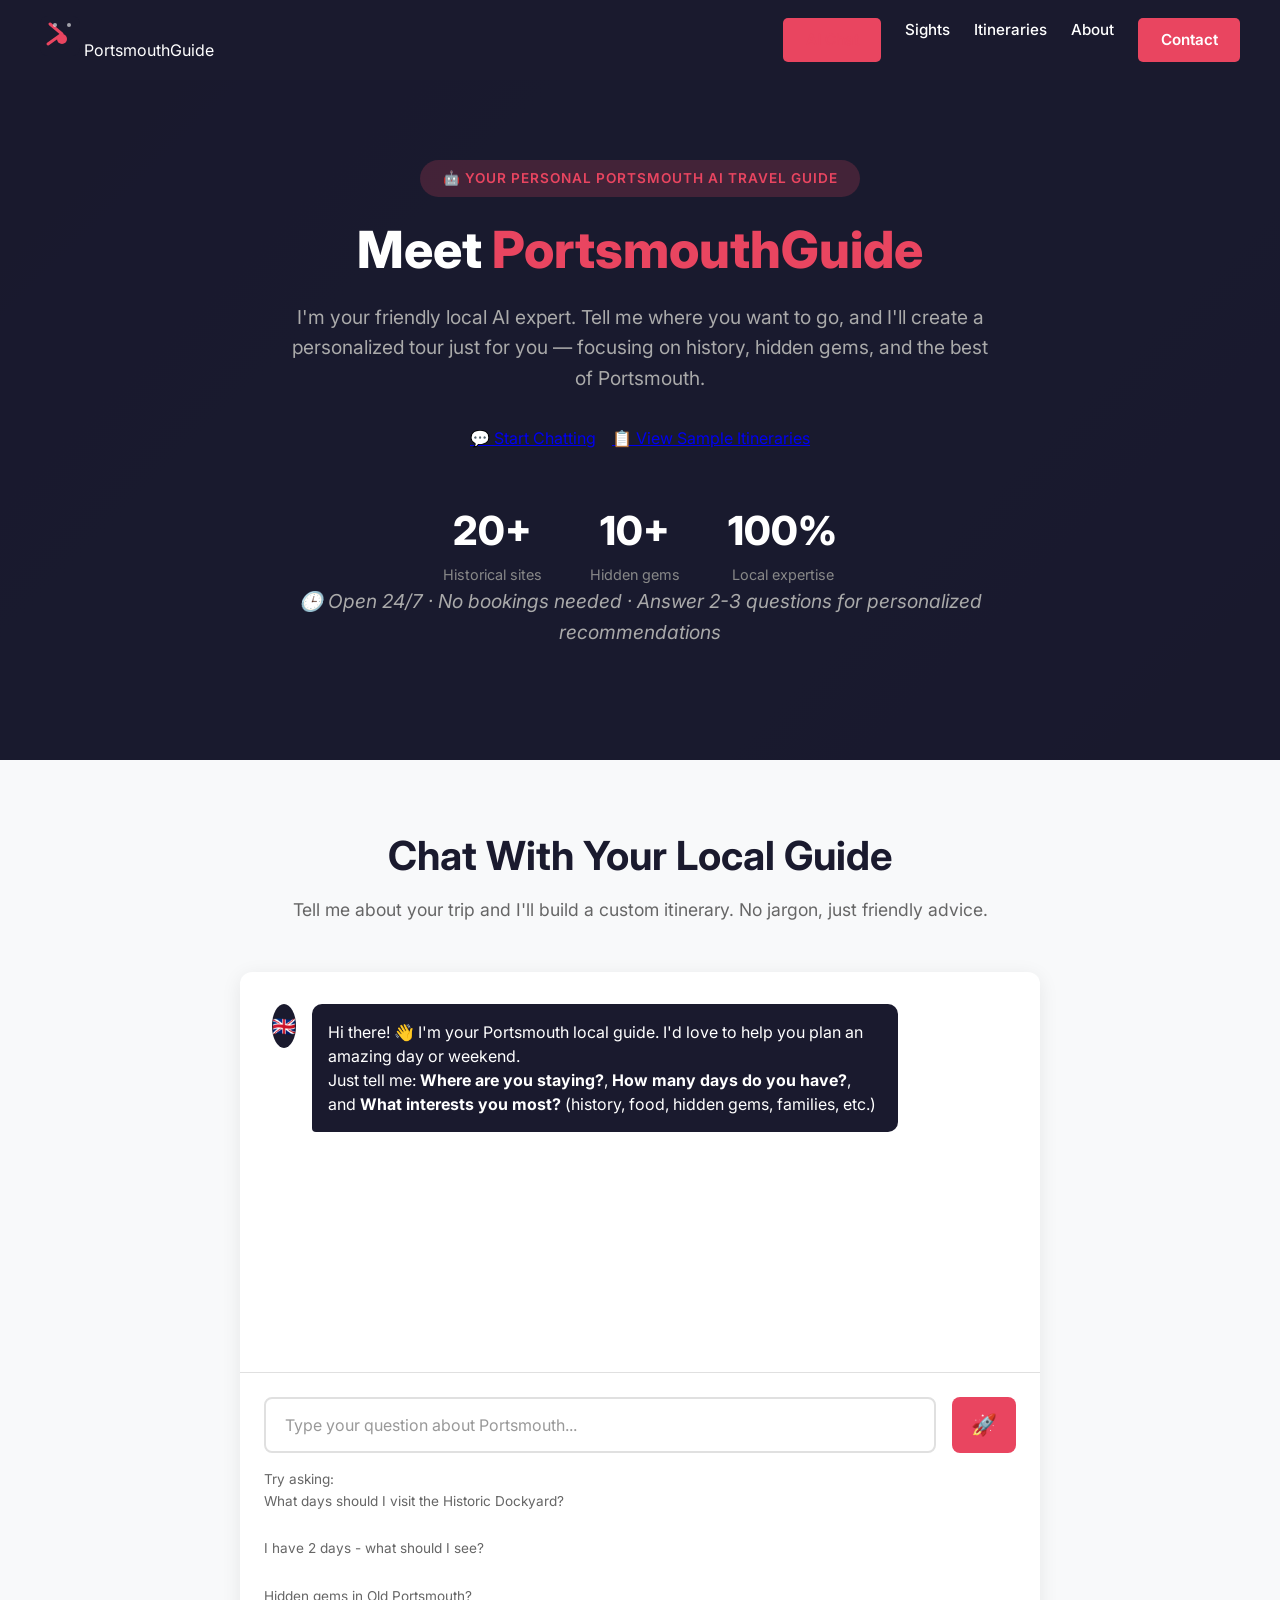
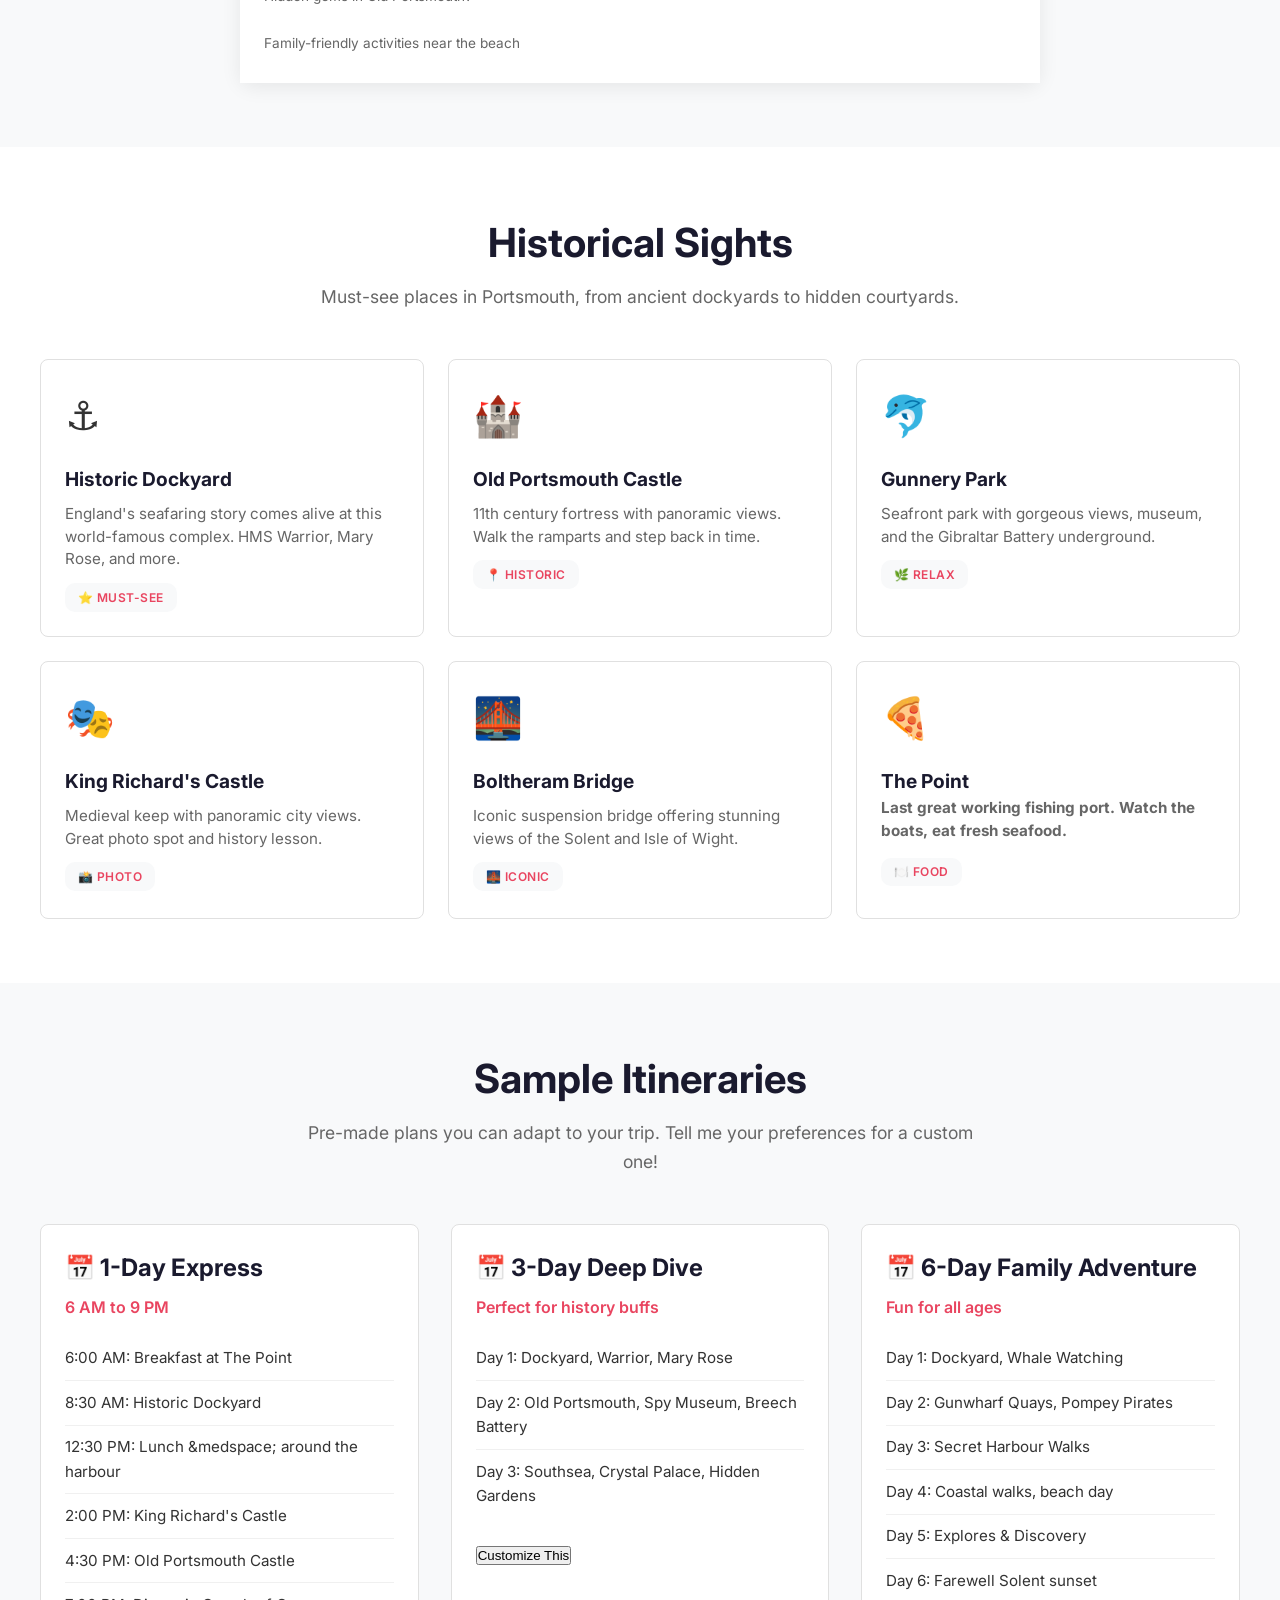
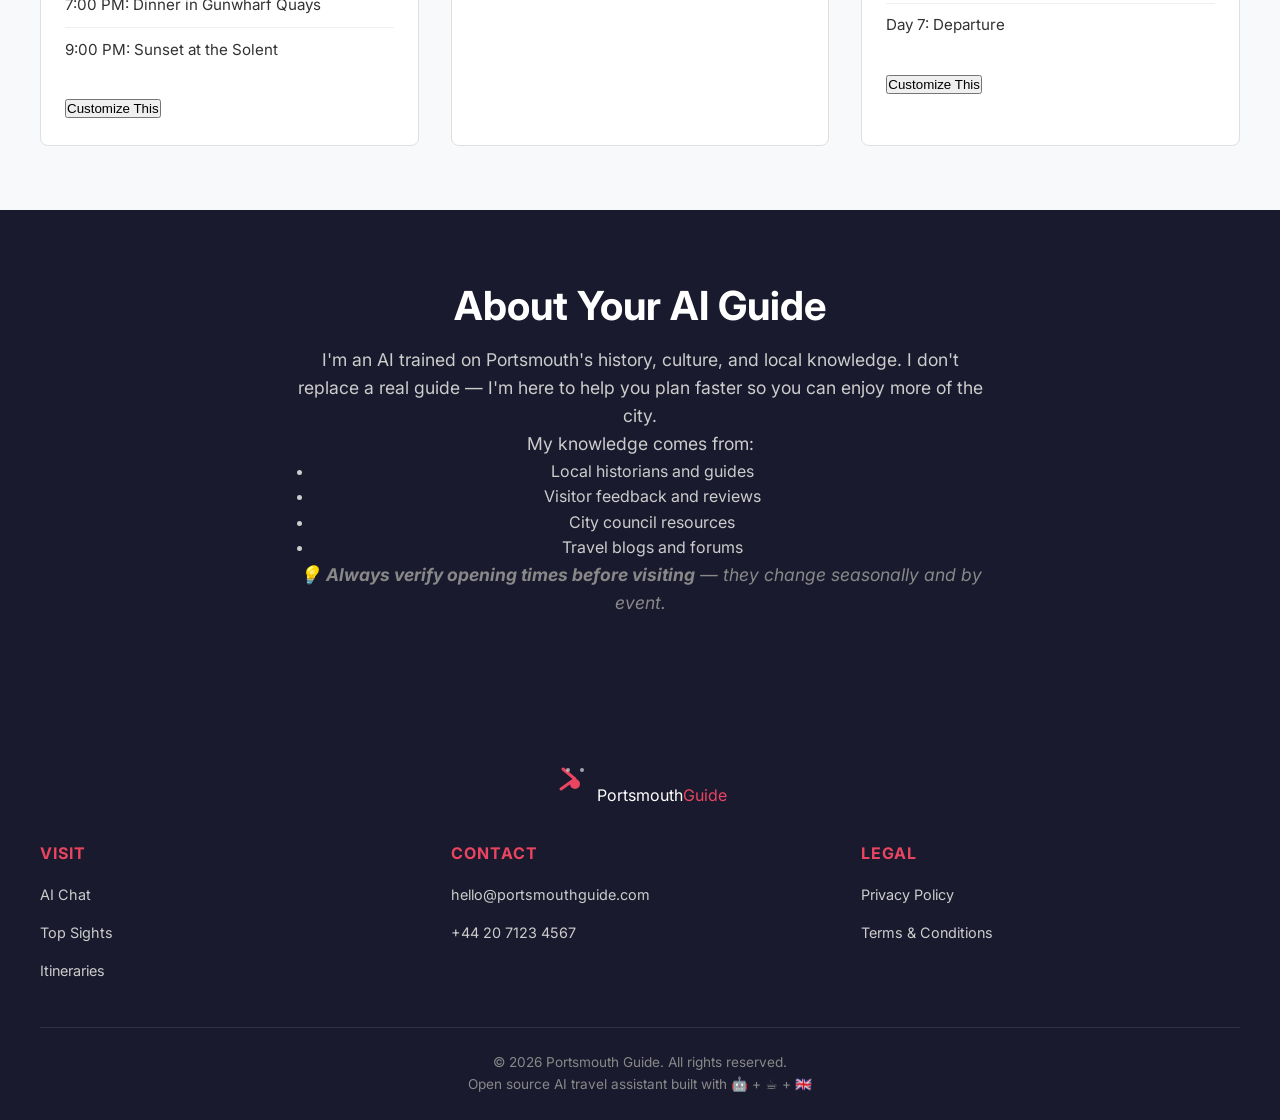
<file: index.html>
<!DOCTYPE html>
<html lang="en">
<head>
    <meta charset="UTF-8">
    <meta name="viewport" content="width=device-width, initial-scale=1.0">
    <title>Portsmouth Local AI Travel Guide</title>
    <meta name="description" content="Your friendly local AI travel guide for Portsmouth. Discover hidden gems and historical sites with personalized itineraries.">
    <meta name="viewport" content="width=device-width, initial-scale=1.0">
    <link rel="preconnect" href="https://fonts.googleapis.com">
    <link rel="preconnect" href="https://fonts.gstatic.com" crossorigin>
    <link href="https://fonts.googleapis.com/css2?family=Inter:wght@300;400;500;600;700;800&display=swap" rel="stylesheet">
    <link rel="stylesheet" href="style.css">
</head>
<body>
    <header>
        <nav class="navbar">
            <div class="container">
                <div class="nav-top">
                    <div class="logo">
                        <svg xmlns="http://www.w3.org/2000/svg" viewBox="0 0 40 40" width="40" height="40">
                            <rect width="40" height="40" rx="8" fill="#1a1a2e"/>
                            <path d="M10 8 L22 18 L8 28" stroke="#e94560" stroke-width="3" fill="none" stroke-linecap="round" stroke-linejoin="round"/>
                            <circle cx="22" cy="23" r="5" fill="#e94560"/>
                            <circle cx="15" cy="9" r="2" fill="#fff" opacity="0.6"/>
                            <circle cx="29" cy="9" r="2" fill="#fff" opacity="0.6"/>
                        </svg>
                        <span>Portsmouth<span class="highlight">Guide</span></span>
                    </div>
                    <div class="nav-links">
                        <a href="#chat" class="btn-nav active">AI Chat</a>
                        <a href="#spots">Sights</a>
                        <a href="#itineraries">Itineraries</a>
                        <a href="#about">About</a>
                        <a href="#contact" class="btn-nav">Contact</a>
                    </div>
                </div>
                <div class="mobile-menu" id="mobileMenu">
                    <div class="mobile-links">
                        <a href="#chat" class="btn-nav active">AI Chat</a>
                        <a href="#spots">Sights</a>
                        <a href="#itineraries">Itineraries</a>
                        <a href="#about">About</a>
                        <a href="#contact" class="btn-nav mobile-btn">Contact</a>
                    </div>
                </div>
            </div>
        </nav>
    </header>

    <main>
        <!-- Hero Section -->
        <section class="hero">
            <div class="hero-overlay"></div>
            <div class="hero-content">
                <span class="hero-badge">🤖 Your Personal Portsmouth AI Travel Guide</span>
                <h1>Meet <span class="highlight">PortsmouthGuide</span></h1>
                <p>I'm your friendly local AI expert. Tell me where you want to go, and I'll create a personalized tour just for you — focusing on history, hidden gems, and the best of Portsmouth.</p>
                <div class="hero-actions">
                    <a href="#chat" class="btn btn-primary">
                        <span class="btn-icon">💬</span> Start Chatting
                    </a>
                    <a href="#itineraries" class="btn btn-outline">
                        <span class="btn-icon">📋</span> View Sample Itineraries
                    </a>
                </div>
                <div class="hero-stats">
                    <div class="stat">
                        <span class="stat-number">20+</span>
                        <span class="stat-label">Historical sites</span>
                    </div>
                    <div class="stat">
                        <span class="stat-number">10+</span>
                        <span class="stat-label">Hidden gems</span>
                    </div>
                    <div class="stat">
                        <span class="stat-number">100%</span>
                        <span class="stat-label">Local expertise</span>
                    </div>
                </div>
                <p class="hero-note">🕒 Open 24/7 · No bookings needed · Answer 2-3 questions for personalized recommendations</p>
            </div>
        </section>

        <!-- Chat Section -->
        <section class="chat-section" id="chat">
            <div class="container">
                <div class="section-title">
                    <h2>Chat With Your <span class="highlight">Local Guide</span></h2>
                    <p>Tell me about your trip and I'll build a custom itinerary. No jargon, just friendly advice.</p>
                </div>
                <div class="chat-container">
                    <div class="chat-messages" id="chatMessages">
                        <div class="msg bot">
                            <div class="msg-avatar">🇬🇧</div>
                            <div class="msg-content">
                                <p>Hi there! 👋 I'm your Portsmouth local guide. I'd love to help you plan an amazing day or weekend.</p>
                                <p>Just tell me: <strong>Where are you staying?</strong>, <strong>How many days do you have?</strong>, and <strong>What interests you most?</strong> (history, food, hidden gems, families, etc.)</p>
                            </div>
                        </div>
                    </div>
                    <div class="chat-input-area">
                        <form id="chatForm">
                            <div class="input-wrapper">
                                <input type="text" id="chatInput" placeholder="Type your question about Portsmouth..." autocomplete="off">
                                <button type="submit" class="btn-send">
                                    <span class="btn-icon">🚀</span>
                                </button>
                            </div>
                            <div class="input-hints">
                                <span>Try asking:</span><br>
                                <span class="hint">What days should I visit the Historic Dockyard?</span><br>
                                <span class="hint">I have 2 days - what should I see?</span><br>
                                <span class="hint">Hidden gems in Old Portsmouth?</span><br>
                                <span class="hint">Family-friendly activities near the beach</span>
                            </div>
                        </form>
                    </div>
                </div>
            </div>
        </section>

        <!-- Sights Section -->
        <section class="sights" id="spots">
            <div class="container">
                <div class="section-title">
                    <h2>Historical <span class="highlight">Sights</span></h2>
                    <p>Must-see places in Portsmouth, from ancient dockyards to hidden courtyards.</p>
                </div>
                <div class="sights-grid">
                    <div class="sight-card">
                        <div class="sight-icon">⚓</div>
                        <h3>Historic Dockyard</h3>
                        <p>England's seafaring story comes alive at this world-famous complex. HMS Warrior, Mary Rose, and more.</p>
                        <span class="sight-type">⭐ Must-see</span>
                    </div>
                    <div class="sight-card">
                        <div class="sight-icon">🏰</div>
                        <h3>Old Portsmouth Castle</h3>
                        <p>11th century fortress with panoramic views. Walk the ramparts and step back in time.</p>
                        <span class="sight-type">📍 Historic</span>
                    </div>
                    <div class="sight-card">
                        <div class="sight-icon">🐬</div>
                        <h3>Gunnery Park</h3>
                        <p>Seafront park with gorgeous views, museum, and the Gibraltar Battery underground.</p>
                        <span class="sight-type">🌿 Relax</span>
                    </div>
                    <div class="sight-card">
                        <div class="sight-icon">🎭</div>
                        <h3>King Richard's Castle</h3>
                        <p>Medieval keep with panoramic city views. Great photo spot and history lesson.</p>
                        <span class="sight-type">📸 Photo</span>
                    </div>
                    <div class="sight-card">
                        <div class="sight-icon">🌉</div>
                        <h3>Boltheram Bridge</h3>
                        <p>Iconic suspension bridge offering stunning views of the Solent and Isle of Wight.</p>
                        <span class="sight-type">🌉 Iconic</span>
                    </div>
                    <div class="sight-card">
                        <div class="sight-icon">🍕</div>
                        <h3>The Point</li>
                        <p>Last great working fishing port. Watch the boats, eat fresh seafood.</p>
                        <span class="sight-type">🍽️ Food</span>
                    </div>
                </div>
            </div>
        </section>

        <!-- Itineraries Section -->
        <section class="itineraries" id="itineraries">
            <div class="container">
                <div class="section-title">
                    <h2>Sample <span class="highlight">Itineraries</span></h2>
                    <p>Pre-made plans you can adapt to your trip. Tell me your preferences for a custom one!</p>
                </div>
                <div class="itinerary-grid">
                    <div class="itinerary-card">
                        <h3>📅 1-Day Express</h3>
                        <p>6 AM to 9 PM</p>
                        <ul>
                            <li>6:00 AM: Breakfast at The Point</li>
                            <li>8:30 AM: Historic Dockyard</li>
                            <li>12:30 PM: Lunch &medspace; around the harbour</li>
                            <li>2:00 PM: King Richard's Castle</li>
                            <li>4:30 PM: Old Portsmouth Castle</li>
                            <li>7:00 PM: Dinner in Gunwharf Quays</li>
                            <li>9:00 PM: Sunset at the Solent</li>
                        </ul>
                        <button class="btn btn-outline">Customize This</button>
                    </div>
                    <div class="itinerary-card">
                        <h3>📅 3-Day Deep Dive</h3>
                        <p>Perfect for history buffs</p>
                        <ul>
                            <li>Day 1: Dockyard, Warrior, Mary Rose</li>
                            <li>Day 2: Old Portsmouth, Spy Museum, Breech Battery</li>
                            <li>Day 3: Southsea, Crystal Palace, Hidden Gardens</li>
                        </ul>
                        <button class="btn btn-outline">Customize This</button>
                    </div>
                    <div class="itinerary-card">
                        <h3>📅 6-Day Family Adventure</h3>
                        <p>Fun for all ages</p>
                        <ul>
                            <li>Day 1: Dockyard, Whale Watching</li>
                            <li>Day 2: Gunwharf Quays, Pompey Pirates</li>
                            <li>Day 3: Secret Harbour Walks</li>
                            <li>Day 4: Coastal walks, beach day</li>
                            <li>Day 5: Explores &amp; Discovery</li>
                            <li>Day 6: Farewell Solent sunset</li>
                            <li>Day 7: Departure</li>
                        </ul>
                        <button class="btn btn-outline">Customize This</button>
                    </div>
                </div>
            </div>
        </section>

        <!-- About Section -->
        <section class="about" id="about">
            <div class="container">
                <div class="section-title">
                    <h2>About Your <span class="highlight">AI Guide</span></h2>
                    <p>I'm an AI trained on Portsmouth's history, culture, and local knowledge. I don't replace a real guide — I'm here to help you plan faster so you can enjoy more of the city.</p>
                    <p>My knowledge comes from:</p>
                    <ul>
                        <li>Local historians and guides</li>
                        <li>Visitor feedback and reviews</li>
                        <li>City council resources</li>
                        <li>Travel blogs and forums</li>
                    </ul>
                    <p class="note">💡 <strong>Always verify opening times before visiting</strong> — they change seasonally and by event.</p>
                </div>
            </div>
        </section>
    </main>

    <footer>
        <div class="footer-content">
            <div class="footer-logo">
                <svg xmlns="http://www.w3.org/2000/svg" viewBox="0 0 40 40" width="40" height="40">
                    <rect width="40" height="40" rx="8" fill="#1a1a2e"/>
                    <path d="M10 8 L22 18 L8 28" stroke="#e94560" stroke-width="3" fill="none" stroke-linecap="round" stroke-linejoin="round"/>
                    <circle cx="22" cy="23" r="5" fill="#e94560"/>
                    <circle cx="15" cy="9" r="2" fill="#fff" opacity="0.6"/>
                    <circle cx="29" cy="9" r="2" fill="#fff" opacity="0.6"/>
                </svg>
                <span>Portsmouth<span class="highlight">Guide</span></span>
            </div>
            <div class="footer-links">
                <div class="footer-column">
                    <h4>Visit</h4>
                    <ul>
                        <li><a href="#chat">AI Chat</a></li>
                        <li><a href="#spots">Top Sights</a></li>
                        <li><a href="#itineraries">Itineraries</a></li>
                    </ul>
                </div>
                <div class="footer-column">
                    <h4>Contact</h4>
                    <ul>
                        <li><a href="mailto:hello@portsmouthguide.com">hello@portsmouthguide.com</a></li>
                        <li><a href="tel:+442071234567">+44 20 7123 4567</a></li>
                    </ul>
                </div>
                <div class="footer-column">
                    <h4>Legal</h4>
                    <ul>
                        <li><a href="#">Privacy Policy</a></li>
                        <li><a href="#">Terms &amp; Conditions</a></li>
                    </ul>
                </div>
            </div>
            <div class="footer-bottom">
                <p>&copy; 2026 Portsmouth Guide. All rights reserved.</p>
                <p>Open source AI travel assistant built with 🤖 + ☕ + 🇬🇧</p>
            </div>
        </div>
    </footer>

    <script src="script.js"></script>
</body>
</html>
</file>
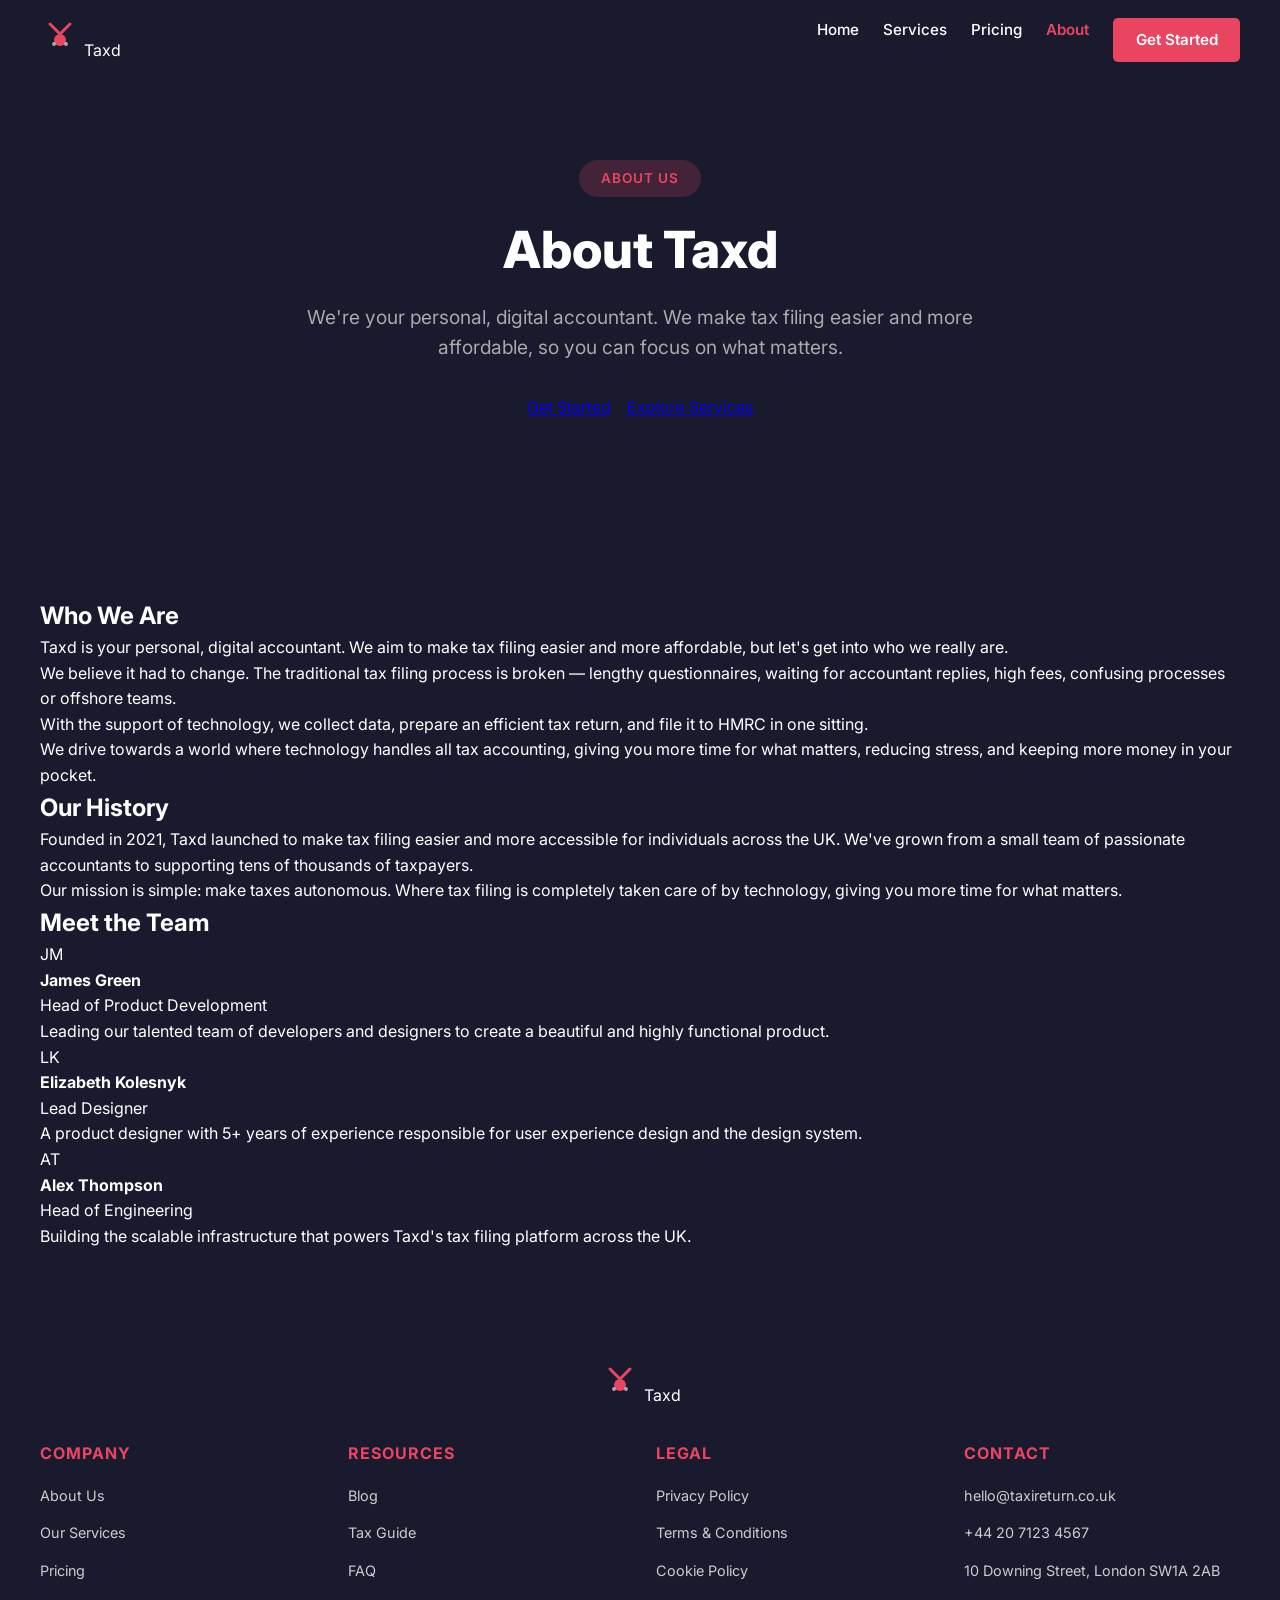
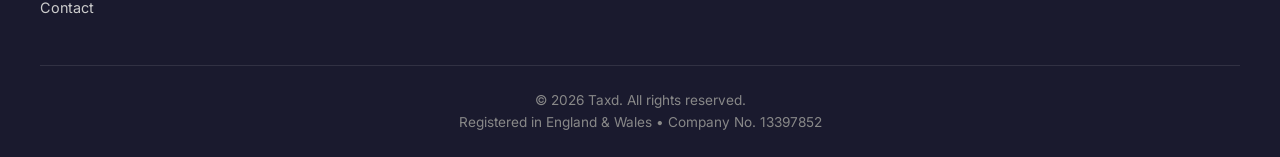
<file: about.html>
<!DOCTYPE html>
<html lang="en">
<head>
    <meta charset="UTF-8">
    <meta name="viewport" content="width=device-width, initial-scale=1.0">
    <title>About | Taxd</title>
    <meta name="description" content="Learn more about Taxd - affordable and easy UK tax filing for self-employed individuals.">
    <link rel="preconnect" href="https://fonts.googleapis.com">
    <link rel="preconnect" href="https://fonts.gstatic.com" crossorigin>
    <link href="https://fonts.googleapis.com/css2?family=Inter:wght@300;400;500;600;700;800&display=swap" rel="stylesheet">
    <link rel="stylesheet" href="style.css">
</head>
<body>
    <header>
        <nav class="navbar">
            <div class="container">
                <div class="nav-top">
                    <div class="logo">
                        <svg xmlns="http://www.w3.org/2000/svg" viewBox="0 0 40 40" width="40" height="40">
                            <rect width="40" height="40" rx="8" fill="#1a1a2e"/>
                            <path d="M10 8 L20 18 L30 8" stroke="#e94560" stroke-width="3" fill="none" stroke-linecap="round" stroke-linejoin="round"/>
                            <circle cx="20" cy="24" r="6" fill="#e94560"/>
                            <circle cx="14" cy="28" r="2" fill="#fff" opacity="0.6"/>
                            <circle cx="26" cy="28" r="2" fill="#fff" opacity="0.6"/>
                        </svg>
                        <span>Taxd</span>
                    </div>
                    <div class="nav-links">
                        <a href="index.html">Home</a>
                        <a href="services.html">Services</a>
                        <a href="pricing.html">Pricing</a>
                        <a href="about.html" class="active">About</a>
                        <a href="contact.html" class="btn-nav">Get Started</a>
                    </div>
                </div>
                <div class="mobile-menu" id="mobileMenu">
                    <div class="mobile-links">
                        <a href="index.html">Home</a>
                        <a href="services.html">Services</a>
                        <a href="pricing.html">Pricing</a>
                        <a href="about.html" class="active">About</a>
                        <a href="contact.html" class="btn-nav mobile-btn">Get Started</a>
                    </div>
                </div>
            </div>
        </nav>
    </header>

    <main>
        <section class="hero">
            <div class="hero-overlay"></div>
            <div class="hero-content">
                <span class="hero-badge">About Us</span>
                <h1>About Taxd</h1>
                <p>We're your personal, digital accountant. We make tax filing easier and more affordable, so you can focus on what matters.</p>
                <div class="hero-actions">
                    <a href="contact.html" class="btn btn-primary">Get Started</a>
                    <a href="services.html" class="btn btn-outline">Explore Services</a>
                </div>
            </div>
        </section>

        <section class="about">
            <div class="container">
                <div class="about-content">
                    <div class="about-text">
                        <h2>Who We Are</h2>
                        <p>Taxd is your personal, digital accountant. We aim to make tax filing easier and more affordable, but let's get into who we really are.</p>
                        <p>We believe it had to change. The traditional tax filing process is broken — lengthy questionnaires, waiting for accountant replies, high fees, confusing processes or offshore teams.</p>
                        <p>With the support of technology, we collect data, prepare an efficient tax return, and file it to HMRC in one sitting.</p>
                        <p>We drive towards a world where technology handles all tax accounting, giving you more time for what matters, reducing stress, and keeping more money in your pocket.</p>
                    </div>
                    <div class="about-story">
                        <h2>Our History</h2>
                        <p>Founded in 2021, Taxd launched to make tax filing easier and more accessible for individuals across the UK. We've grown from a small team of passionate accountants to supporting tens of thousands of taxpayers.</p>
                        <p>Our mission is simple: make taxes autonomous. Where tax filing is completely taken care of by technology, giving you more time for what matters.</p>
                    </div>
                </div>
                <div class="about-team">
                    <h2>Meet the Team</h2>
                    <div class="team-grid">
                        <div class="team-member">
                            <div class="team-avatar">JM</div>
                            <h4>James Green</h4>
                            <p>Head of Product Development</p>
                            <p>Leading our talented team of developers and designers to create a beautiful and highly functional product.</p>
                        </div>
                        <div class="team-member">
                            <div class="team-avatar">LK</div>
                            <h4>Elizabeth Kolesnyk</h4>
                            <p>Lead Designer</p>
                            <p>A product designer with 5+ years of experience responsible for user experience design and the design system.</p>
                        </div>
                        <div class="team-member">
                            <div class="team-avatar">AT</div>
                            <h4>Alex Thompson</h4>
                            <p>Head of Engineering</p>
                            <p>Building the scalable infrastructure that powers Taxd's tax filing platform across the UK.</p>
                        </div>
                    </div>
                </div>
            </div>
        </section>
    </main>

    <footer>
        <div class="footer-content">
            <div class="footer-logo">
                <svg xmlns="http://www.w3.org/2000/svg" viewBox="0 0 40 40" width="40" height="40">
                    <rect width="40" height="40" rx="8" fill="#1a1a2e"/>
                    <path d="M10 8 L20 18 L30 8" stroke="#e94560" stroke-width="3" fill="none" stroke-linecap="round" stroke-linejoin="round"/>
                    <circle cx="20" cy="24" r="6" fill="#e94560"/>
                    <circle cx="14" cy="28" r="2" fill="#fff" opacity="0.6"/>
                    <circle cx="26" cy="28" r="2" fill="#fff" opacity="0.6"/>
                </svg>
                <span>Taxd</span>
            </div>
            <div class="footer-links">
                <div class="footer-column">
                    <h4>Company</h4>
                    <ul>
                        <li><a href="about.html">About Us</a></li>
                        <li><a href="services.html">Our Services</a></li>
                        <li><a href="pricing.html">Pricing</a></li>
                        <li><a href="contact.html">Contact</a></li>
                    </ul>
                </div>
                <div class="footer-column">
                    <h4>Resources</h4>
                    <ul>
                        <li><a href="blog.html">Blog</a></li>
                        <li><a href="#">Tax Guide</a></li>
                        <li><a href="#">FAQ</a></li>
                    </ul>
                </div>
                <div class="footer-column">
                    <h4>Legal</h4>
                    <ul>
                        <li><a href="#">Privacy Policy</a></li>
                        <li><a href="#">Terms &amp; Conditions</a></li>
                        <li><a href="#">Cookie Policy</a></li>
                    </ul>
                </div>
                <div class="footer-column">
                    <h4>Contact</h4>
                    <ul class="contact-info">
                        <li><a href="mailto:hello@taxireturn.co.uk">hello@taxireturn.co.uk</a></li>
                        <li><a href="tel:+442071234567">+44 20 7123 4567</a></li>
                        <li><a href="#">10 Downing Street, London SW1A 2AB</a></li>
                    </ul>
                </div>
            </div>
            <div class="footer-bottom">
                <p>&copy; 2026 Taxd. All rights reserved.</p>
                <p>Registered in England &amp; Wales • Company No. 13397852</p>
            </div>
        </div>
    </footer>

    <script src="script.js"></script>
</body>
</html>
</file>
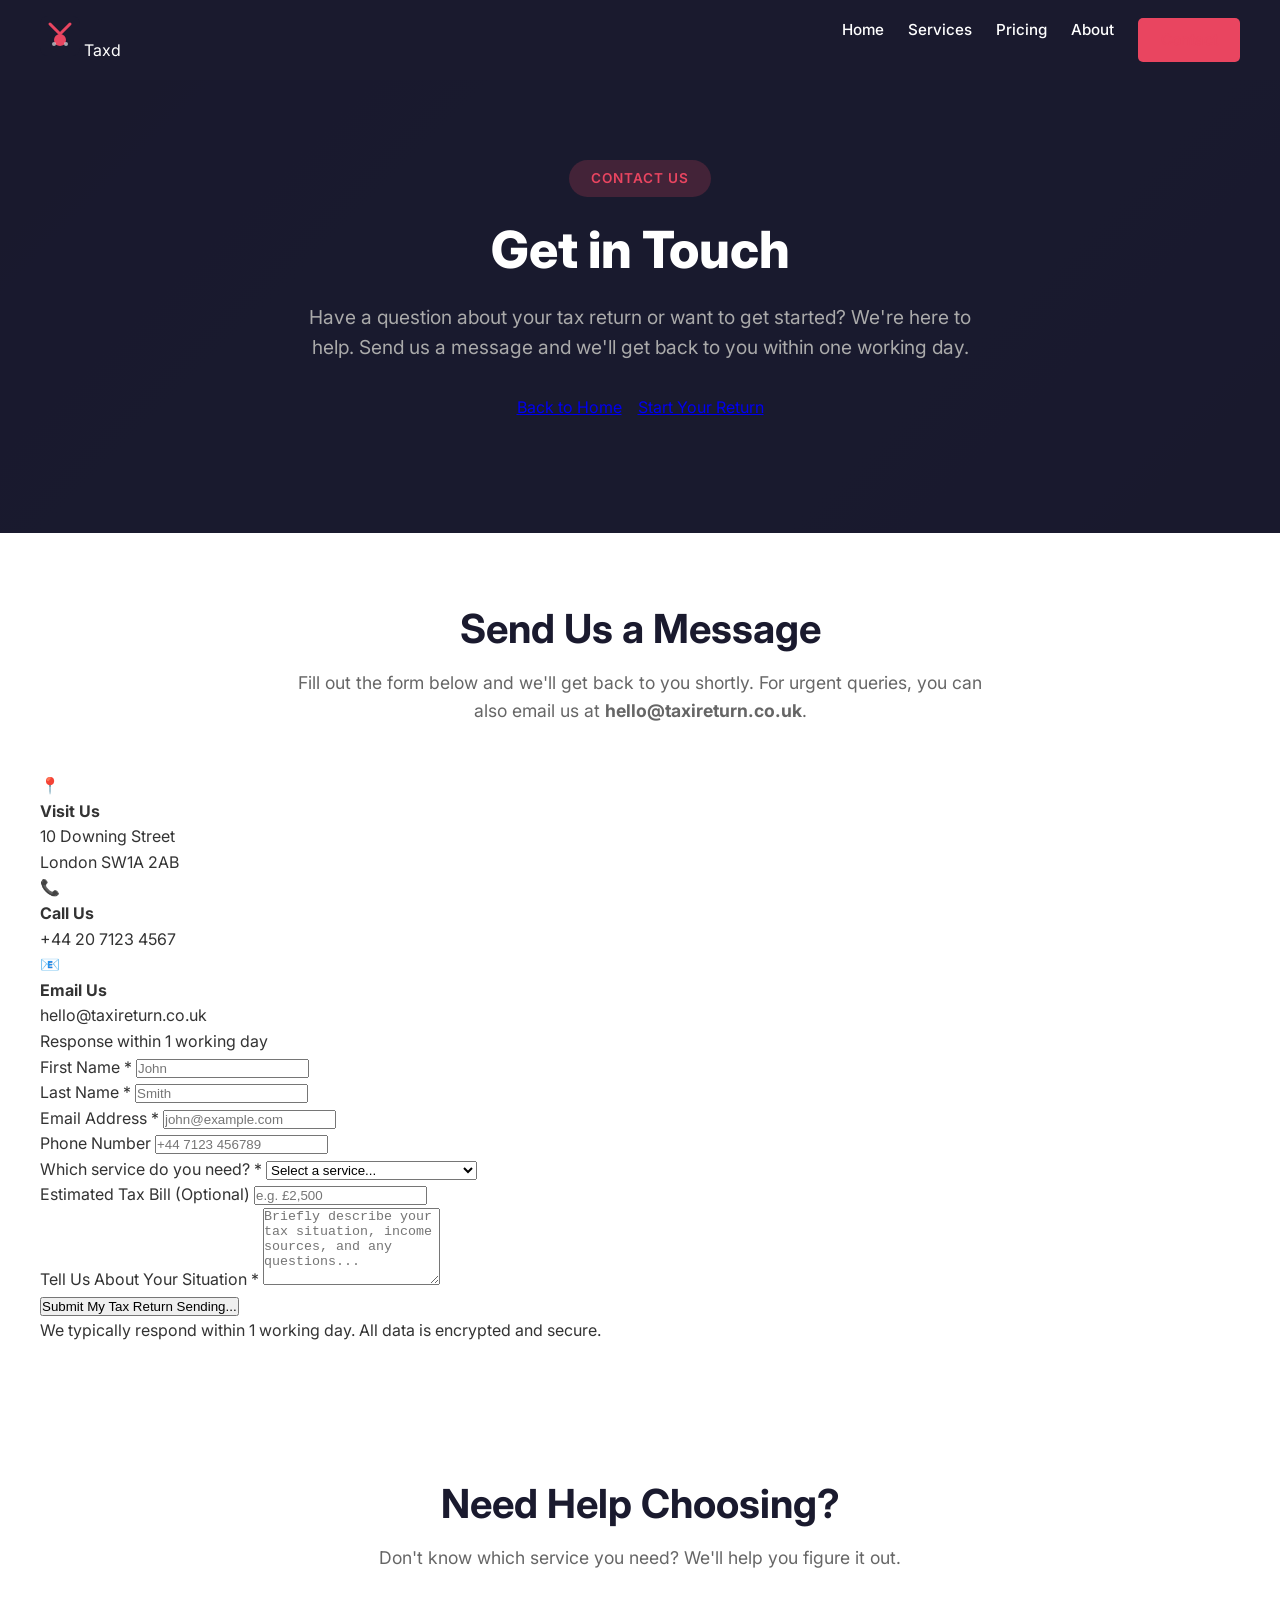
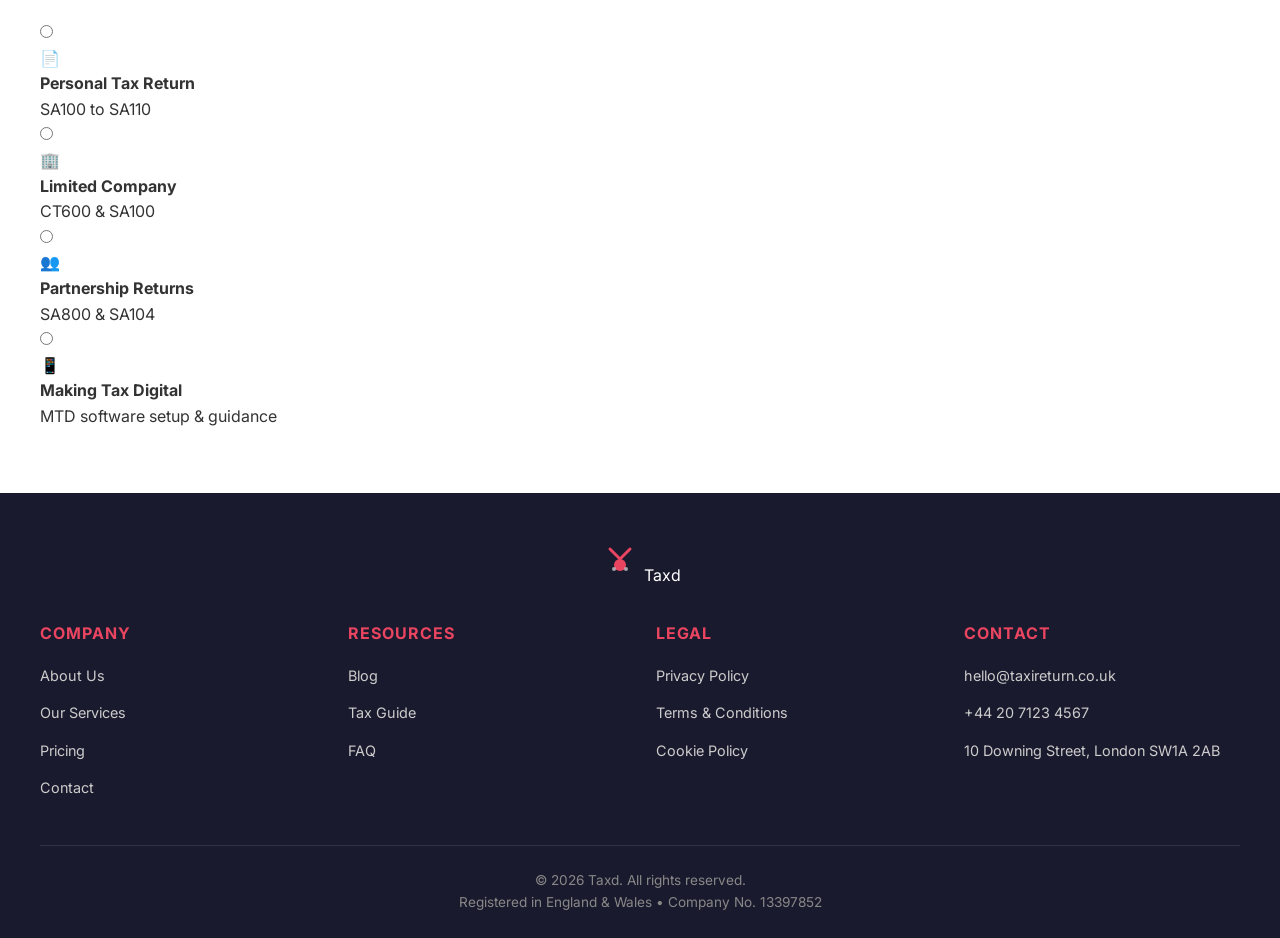
<file: contact.html>
<!DOCTYPE html>
<html lang="en">
<head>
    <meta charset="UTF-8">
    <meta name="viewport" content="width=device-width, initial-scale=1.0">
    <title>Contact | Taxd</title>
    <meta name="description" content="Get in touch with Taxd for your self-employed tax return needs.">
    <link rel="preconnect" href="https://fonts.googleapis.com">
    <link rel="preconnect" href="https://fonts.gstatic.com" crossorigin>
    <link href="https://fonts.googleapis.com/css2?family=Inter:wght@300;400;500;600;700;800&display=swap" rel="stylesheet">
    <link rel="stylesheet" href="style.css">
</head>
<body>
    <header>
        <nav class="navbar">
            <div class="container">
                <div class="nav-top">
                    <div class="logo">
                        <svg xmlns="http://www.w3.org/2000/svg" viewBox="0 0 40 40" width="40" height="40">
                            <rect width="40" height="40" rx="8" fill="#1a1a2e"/>
                            <path d="M10 8 L20 18 L30 8" stroke="#e94560" stroke-width="3" fill="none" stroke-linecap="round" stroke-linejoin="round"/>
                            <circle cx="20" cy="24" r="6" fill="#e94560"/>
                            <circle cx="14" cy="28" r="2" fill="#fff" opacity="0.6"/>
                            <circle cx="26" cy="28" r="2" fill="#fff" opacity="0.6"/>
                        </svg>
                        <span>Taxd</span>
                    </div>
                    <div class="nav-links">
                        <a href="index.html">Home</a>
                        <a href="services.html">Services</a>
                        <a href="pricing.html">Pricing</a>
                        <a href="about.html">About</a>
                        <a href="contact.html" class="btn-nav active">Contact</a>
                    </div>
                </div>
                <div class="mobile-menu" id="mobileMenu">
                    <div class="mobile-links">
                        <a href="index.html">Home</a>
                        <a href="services.html">Services</a>
                        <a href="pricing.html">Pricing</a>
                        <a href="about.html">About</a>
                        <a href="contact.html" class="btn-nav mobile-btn">Get Started</a>
                    </div>
                </div>
            </div>
        </nav>
    </header>

    <main>
        <section class="hero">
            <div class="hero-overlay"></div>
            <div class="hero-content">
                <span class="hero-badge">Contact Us</span>
                <h1>Get in Touch</h1>
                <p>Have a question about your tax return or want to get started? We're here to help. Send us a message and we'll get back to you within one working day.</p>
                <div class="hero-actions">
                    <a href="index.html" class="btn btn-outline">Back to Home</a>
                    <a href="#contact-form" class="btn btn-primary">Start Your Return</a>
                </div>
            </div>
        </section>

        <section class="contact" id="contact-form">
            <div class="container">
                <div class="section-title">
                    <h2>Send Us a Message</h2>
                    <p>Fill out the form below and we'll get back to you shortly. For urgent queries, you can also email us at <strong>hello@taxireturn.co.uk</strong>.</p>
                </div>

                <div class="contact-container">
                    <div class="contact-info">
                        <div class="info-card">
                            <div class="info-icon">📍</div>
                            <h4>Visit Us</h4>
                            <p>10 Downing Street<br>London SW1A 2AB</p>
                        </div>
                        <div class="info-card">
                            <div class="info-icon">📞</div>
                            <h4>Call Us</h4>
                            <p>+44 20 7123 4567</p>
                        </div>
                        <div class="info-card">
                            <div class="info-icon">📧</div>
                            <h4>Email Us</h4>
                            <p>hello@taxireturn.co.uk</p>
                            <p>Response within 1 working day</p>
                        </div>
                    </div>

                    <form class="contact-form" id="contactForm">
                        <div class="form-row">
                            <div class="form-group">
                                <label for="first_name">First Name *</label>
                                <input type="text" id="first_name" name="first_name" required placeholder="John">
                            </div>
                            <div class="form-group">
                                <label for="last_name">Last Name *</label>
                                <input type="text" id="last_name" name="last_name" required placeholder="Smith">
                            </div>
                        </div>

                        <div class="form-group">
                            <label for="email">Email Address *</label>
                            <input type="email" id="email" name="email" required placeholder="john@example.com">
                        </div>

                        <div class="form-group">
                            <label for="phone">Phone Number</label>
                            <input type="tel" id="phone" name="phone" placeholder="+44 7123 456789">
                        </div>

                        <div class="form-group">
                            <label for="service">Which service do you need? *</label>
                            <select id="service" name="service" required>
                                <option value="">Select a service...</option>
                                <option value="personal">Personal Tax Return (SA100)</option>
                                <option value="mtd">Making Tax Digital Setup</option>
                                <option value="company">Limited Company (CT600)</option>
                                <option value="partnership">Partnership Tax Return (SA800)</option>
                                <option value="landlord">Buy-to-Let / Rental Income</option>
                                <option value="expat">Non-Resident UK Income</option>
                                <option value="high-earner">High Earner / PAYE</option>
                                <option value="advisory">Tax Advisory &amp; Planning</option>
                            </select>
                        </div>

                        <div class="form-group">
                            <label for="budget">Estimated Tax Bill (Optional)</label>
                            <input type="text" id="budget" name="budget" placeholder="e.g. £2,500">
                        </div>

                        <div class="form-group">
                            <label for="message">Tell Us About Your Situation *</label>
                            <textarea id="message" name="message" rows="5" required placeholder="Briefly describe your tax situation, income sources, and any questions..."></textarea>
                        </div>

                        <button type="submit" class="btn btn-primary btn-full">
                            <span class="btn-text">Submit My Tax Return</span>
                            <span class="btn-spinner">
                                <span class="spinner"></span>
                                Sending...
                            </span>
                        </button>
                        <p class="form-note">We typically respond within 1 working day. All data is encrypted and secure.</p>
                    </form>
                </div>
            </div>
        </section>

        <section class="support-summary">
            <div class="container">
                <div class="section-title">
                    <h2>Need Help Choosing?</h2>
                    <p>Don't know which service you need? We'll help you figure it out.</p>
                </div>
                <div class="support-grid">
                    <div class="support-option">
                        <input type="radio" name="support-type" id="support-personal" value="personal">
                        <label for="support-personal">
                            <div class="option-icon">📄</div>
                            <div class="option-text">
                                <h4>Personal Tax Return</h4>
                                <p>SA100 to SA110</p>
                            </div>
                        </label>
                    </div>
                    <div class="support-option">
                        <input type="radio" name="support-type" id="support-company" value="company">
                        <label for="support-company">
                            <div class="option-icon">🏢</div>
                            <div class="option-text">
                                <h4>Limited Company</h4>
                                <p>CT600 &amp; SA100</p>
                            </div>
                        </label>
                    </div>
                    <div class="support-option">
                        <input type="radio" name="support-type" id="support-partnership" value="partnership">
                        <label for="support-partnership">
                            <div class="option-icon">👥</div>
                            <div class="option-text">
                                <h4>Partnership Returns</h4>
                                <p>SA800 &amp; SA104</p>
                            </div>
                        </label>
                    </div>
                    <div class="support-option">
                        <input type="radio" name="support-type" id="support-mtd" value="mtd">
                        <label for="support-mtd">
                            <div class="option-icon">📱</div>
                            <div class="option-text">
                                <h4>Making Tax Digital</h4>
                                <p>MTD software setup &amp; guidance</p>
                            </div>
                        </label>
                    </div>
                </div>
            </div>
        </section>
    </main>

    <footer>
        <div class="footer-content">
            <div class="footer-logo">
                <svg xmlns="http://www.w3.org/2000/svg" viewBox="0 0 40 40" width="40" height="40">
                    <rect width="40" height="40" rx="8" fill="#1a1a2e"/>
                    <path d="M10 8 L20 18 L30 8" stroke="#e94560" stroke-width="3" fill="none" stroke-linecap="round" stroke-linejoin="round"/>
                    <circle cx="20" cy="24" r="6" fill="#e94560"/>
                    <circle cx="14" cy="28" r="2" fill="#fff" opacity="0.6"/>
                    <circle cx="26" cy="28" r="2" fill="#fff" opacity="0.6"/>
                </svg>
                <span>Taxd</span>
            </div>
            <div class="footer-links">
                <div class="footer-column">
                    <h4>Company</h4>
                    <ul>
                        <li><a href="about.html">About Us</a></li>
                        <li><a href="services.html">Our Services</a></li>
                        <li><a href="pricing.html">Pricing</a></li>
                        <li><a href="contact.html">Contact</a></li>
                    </ul>
                </div>
                <div class="footer-column">
                    <h4>Resources</h4>
                    <ul>
                        <li><a href="blog.html">Blog</a></li>
                        <li><a href="#">Tax Guide</a></li>
                        <li><a href="#">FAQ</a></li>
                    </ul>
                </div>
                <div class="footer-column">
                    <h4>Legal</h4>
                    <ul>
                        <li><a href="#">Privacy Policy</a></li>
                        <li><a href="#">Terms &amp; Conditions</a></li>
                        <li><a href="#">Cookie Policy</a></li>
                    </ul>
                </div>
                <div class="footer-column">
                    <h4>Contact</h4>
                    <ul class="contact-info">
                        <li><a href="mailto:hello@taxireturn.co.uk">hello@taxireturn.co.uk</a></li>
                        <li><a href="tel:+442071234567">+44 20 7123 4567</a></li>
                        <li><a href="#">10 Downing Street, London SW1A 2AB</a></li>
                    </ul>
                </div>
            </div>
            <div class="footer-bottom">
                <p>&copy; 2026 Taxd. All rights reserved.</p>
                <p>Registered in England &amp; Wales • Company No. 13397852</p>
            </div>
        </div>
    </footer>

    <script src="script.js"></script>
</body>
</html>
</file>
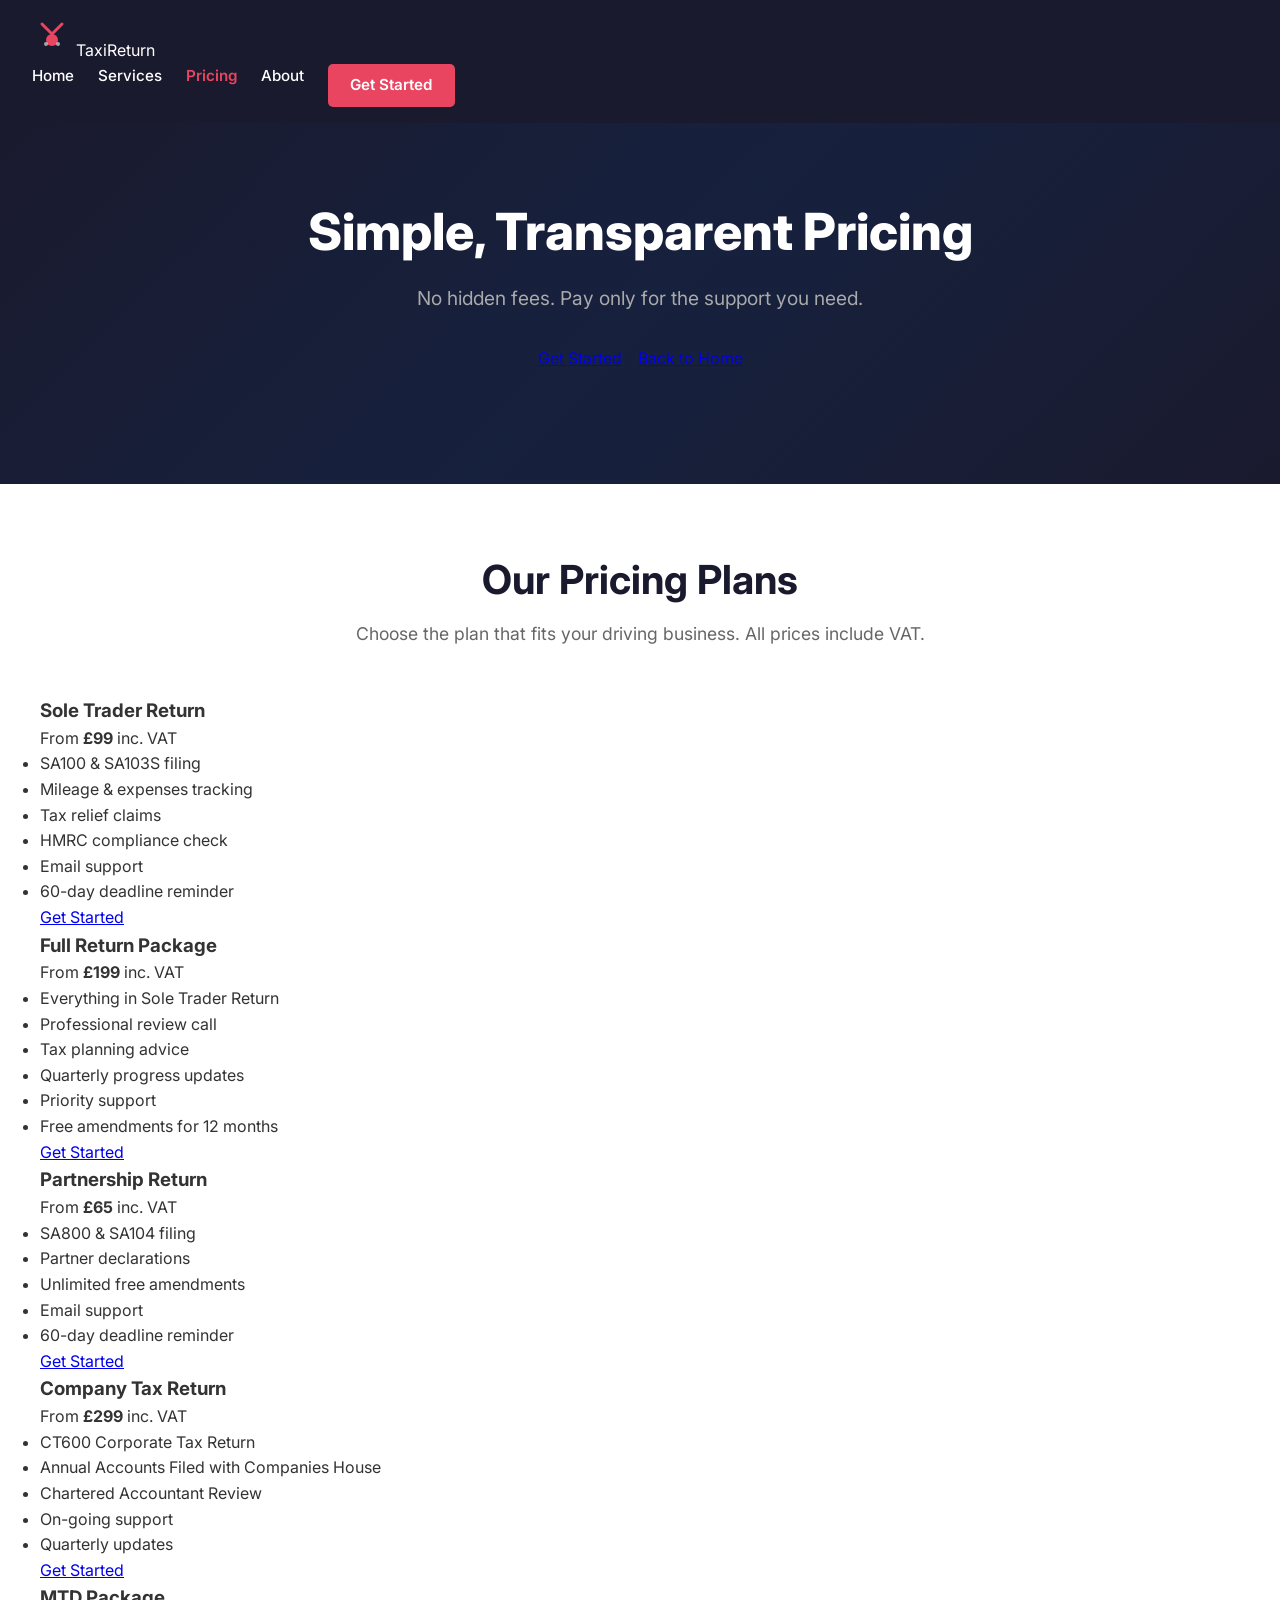
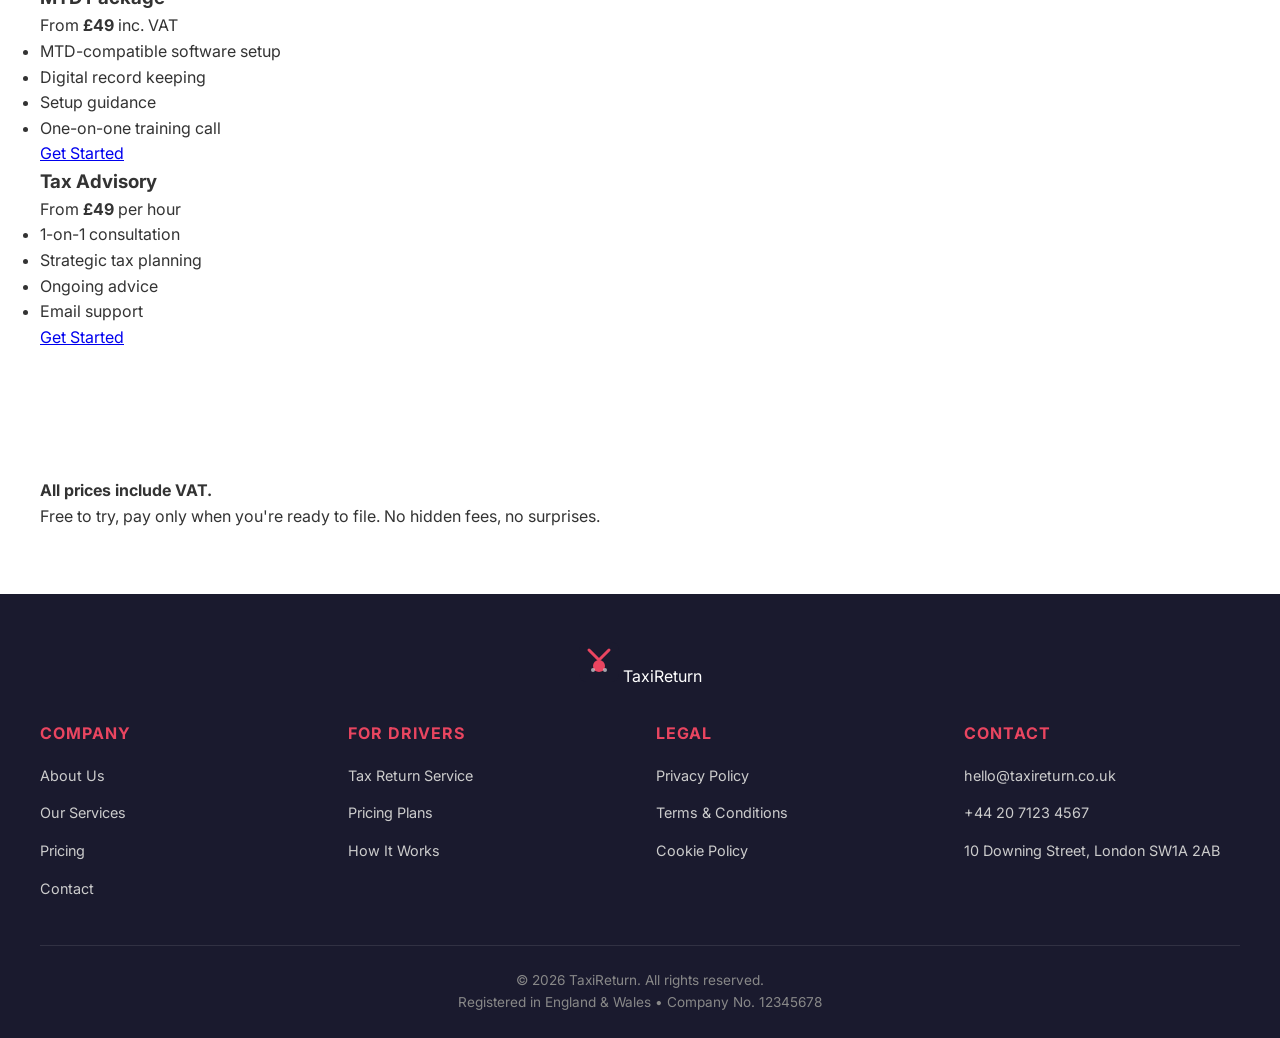
<file: pricing.html>
<!DOCTYPE html>
<html lang="en">
<head>
    <meta charset="UTF-8">
    <meta name="viewport" content="width=device-width, initial-scale=1.0">
    <title>Pricing | Taxi Return</title>
    <meta name="description" content="Transparent pricing for taxi driver tax returns. Simple, no-hidden-fees tax filing for UK self-employed drivers.">
    <link rel="preconnect" href="https://fonts.googleapis.com">
    <link rel="preconnect" href="https://fonts.gstatic.com" crossorigin>
    <link href="https://fonts.googleapis.com/css2?family=Inter:wght@300;400;500;600;700;800&display=swap" rel="stylesheet">
    <link rel="stylesheet" href="style.css">
</head>
<body>
    <header>
        <nav class="navbar">
            <div class="logo">
                <svg xmlns="http://www.w3.org/2000/svg" viewBox="0 0 40 40" width="40" height="40">
                    <rect width="40" height="40" rx="8" fill="#1a1a2e"/>
                    <path d="M10 8 L20 18 L30 8" stroke="#e94560" stroke-width="3" fill="none" stroke-linecap="round" stroke-linejoin="round"/>
                    <circle cx="20" cy="24" r="6" fill="#e94560"/>
                    <circle cx="14" cy="28" r="2" fill="#fff" opacity="0.6"/>
                    <circle cx="26" cy="28" r="2" fill="#fff" opacity="0.6"/>
                </svg>
                <span>TaxiReturn</span>
            </div>
            <div class="nav-links">
                <a href="index.html">Home</a>
                <a href="services.html">Services</a>
                <a href="pricing.html" class="active">Pricing</a>
                <a href="about.html">About</a>
                <a href="contact.html" class="btn-nav">Get Started</a>
            </div>
        </nav>
    </header>

    <main>
        <section class="hero">
            <div class="hero-content">
                <h1>Simple, Transparent Pricing</h1>
                <p>No hidden fees. Pay only for the support you need.</p>
                <div class="hero-actions">
                    <a href="contact.html" class="btn btn-primary">Get Started</a>
                    <a href="index.html" class="btn btn-outline">Back to Home</a>
                </div>
            </div>
        </section>

        <section class="pricing">
            <div class="container">
                <div class="section-title">
                    <h2>Our Pricing Plans</h2>
                    <p>Choose the plan that fits your driving business. All prices include VAT.</p>
                </div>
                <div class="pricing-grid">
                    <div class="pricing-card popular">
                        <h3>Sole Trader Return</h3>
                        <p class="price">From <strong>£99</strong> inc. VAT</p>
                        <ul>
                            <li>SA100 &amp; SA103S filing</li>
                            <li>Mileage &amp; expenses tracking</li>
                            <li>Tax relief claims</li>
                            <li>HMRC compliance check</li>
                            <li>Email support</li>
                            <li>60-day deadline reminder</li>
                        </ul>
                        <a href="contact.html" class="btn btn-primary">Get Started</a>
                    </div>
                    <div class="pricing-card popular">
                        <h3>Full Return Package</h3>
                        <p class="price">From <strong>£199</strong> inc. VAT</p>
                        <ul>
                            <li>Everything in Sole Trader Return</li>
                            <li>Professional review call</li>
                            <li>Tax planning advice</li>
                            <li>Quarterly progress updates</li>
                            <li>Priority support</li>
                            <li>Free amendments for 12 months</li>
                        </ul>
                        <a href="contact.html" class="btn btn-primary">Get Started</a>
                    </div>
                    <div class="pricing-card">
                        <h3>Partnership Return</h3>
                        <p class="price">From <strong>£65</strong> inc. VAT</p>
                        <ul>
                            <li>SA800 &amp; SA104 filing</li>
                            <li>Partner declarations</li>
                            <li>Unlimited free amendments</li>
                            <li>Email support</li>
                            <li>60-day deadline reminder</li>
                        </ul>
                        <a href="contact.html" class="btn btn-primary">Get Started</a>
                    </div>
                    <div class="pricing-card">
                        <h3>Company Tax Return</h3>
                        <p class="price">From <strong>£299</strong> inc. VAT</p>
                        <ul>
                            <li>CT600 Corporate Tax Return</li>
                            <li>Annual Accounts Filed with Companies House</li>
                            <li>Chartered Accountant Review</li>
                            <li>On-going support</li>
                            <li>Quarterly updates</li>
                        </ul>
                        <a href="contact.html" class="btn btn-primary">Get Started</a>
                    </div>
                    <div class="pricing-card">
                        <h3>MTD Package</h3>
                        <p class="price">From <strong>£49</strong> inc. VAT</p>
                        <ul>
                            <li>MTD-compatible software setup</li>
                            <li>Digital record keeping</li>
                            <li>Setup guidance</li>
                            <li>One-on-one training call</li>
                        </ul>
                        <a href="contact.html" class="btn btn-primary">Get Started</a>
                    </div>
                    <div class="pricing-card">
                        <h3>Tax Advisory</h3>
                        <p class="price">From <strong>£49</strong> per hour</p>
                        <ul>
                            <li>1-on-1 consultation</li>
                            <li>Strategic tax planning</li>
                            <li>Ongoing advice</li>
                            <li>Email support</li>
                        </ul>
                        <a href="contact.html" class="btn btn-primary">Get Started</a>
                    </div>
                </div>
            </div>
        </section>

        <section class="pricing-note">
            <div class="container">
                <p><strong>All prices include VAT.</strong> <br>Free to try, pay only when you're ready to file. No hidden fees, no surprises.</p>
            </div>
        </section>
    </main>

    <footer>
        <div class="footer-content">
            <div class="footer-logo">
                <svg xmlns="http://www.w3.org/2000/svg" viewBox="0 0 40 40" width="40" height="40">
                    <rect width="40" height="40" rx="8" fill="#1a1a2e"/>
                    <path d="M10 8 L20 18 L30 8" stroke="#e94560" stroke-width="3" fill="none" stroke-linecap="round" stroke-linejoin="round"/>
                    <circle cx="20" cy="24" r="6" fill="#e94560"/>
                    <circle cx="14" cy="28" r="2" fill="#fff" opacity="0.6"/>
                    <circle cx="26" cy="28" r="2" fill="#fff" opacity="0.6"/>
                </svg>
                <span class="logo-text">TaxiReturn</span>
            </div>
            <div class="footer-links">
                <div class="footer-column">
                    <h4>Company</h4>
                    <ul>
                        <li><a href="about.html">About Us</a></li>
                        <li><a href="services.html">Our Services</a></li>
                        <li><a href="pricing.html">Pricing</a></li>
                        <li><a href="contact.html">Contact</a></li>
                    </ul>
                </div>
                <div class="footer-column">
                    <h4>For Drivers</h4>
                    <ul>
                        <li><a href="services.html">Tax Return Service</a></li>
                        <li><a href="pricing.html">Pricing Plans</a></li>
                        <li><a href="index.html#features">How It Works</a></li>
                    </ul>
                </div>
                <div class="footer-column">
                    <h4>Legal</h4>
                    <ul>
                        <li><a href="#">Privacy Policy</a></li>
                        <li><a href="#">Terms &amp; Conditions</a></li>
                        <li><a href="#">Cookie Policy</a></li>
                    </ul>
                </div>
                <div class="footer-column">
                    <h4>Contact</h4>
                    <ul class="contact-info">
                        <li><a href="mailto:hello@taxireturn.co.uk">hello@taxireturn.co.uk</a></li>
                        <li><a href="tel:+442071234567">+44 20 7123 4567</a></li>
                        <li><a href="#">10 Downing Street, London SW1A 2AB</a></li>
                    </ul>
                </div>
            </div>
            <div class="footer-bottom">
                <p>&copy; 2026 TaxiReturn. All rights reserved.</p>
                <p>Registered in England &amp; Wales • Company No. 12345678</p>
            </div>
        </div>
    </footer>

    <script src="script.js"></script>
</body>
</html>
</file>
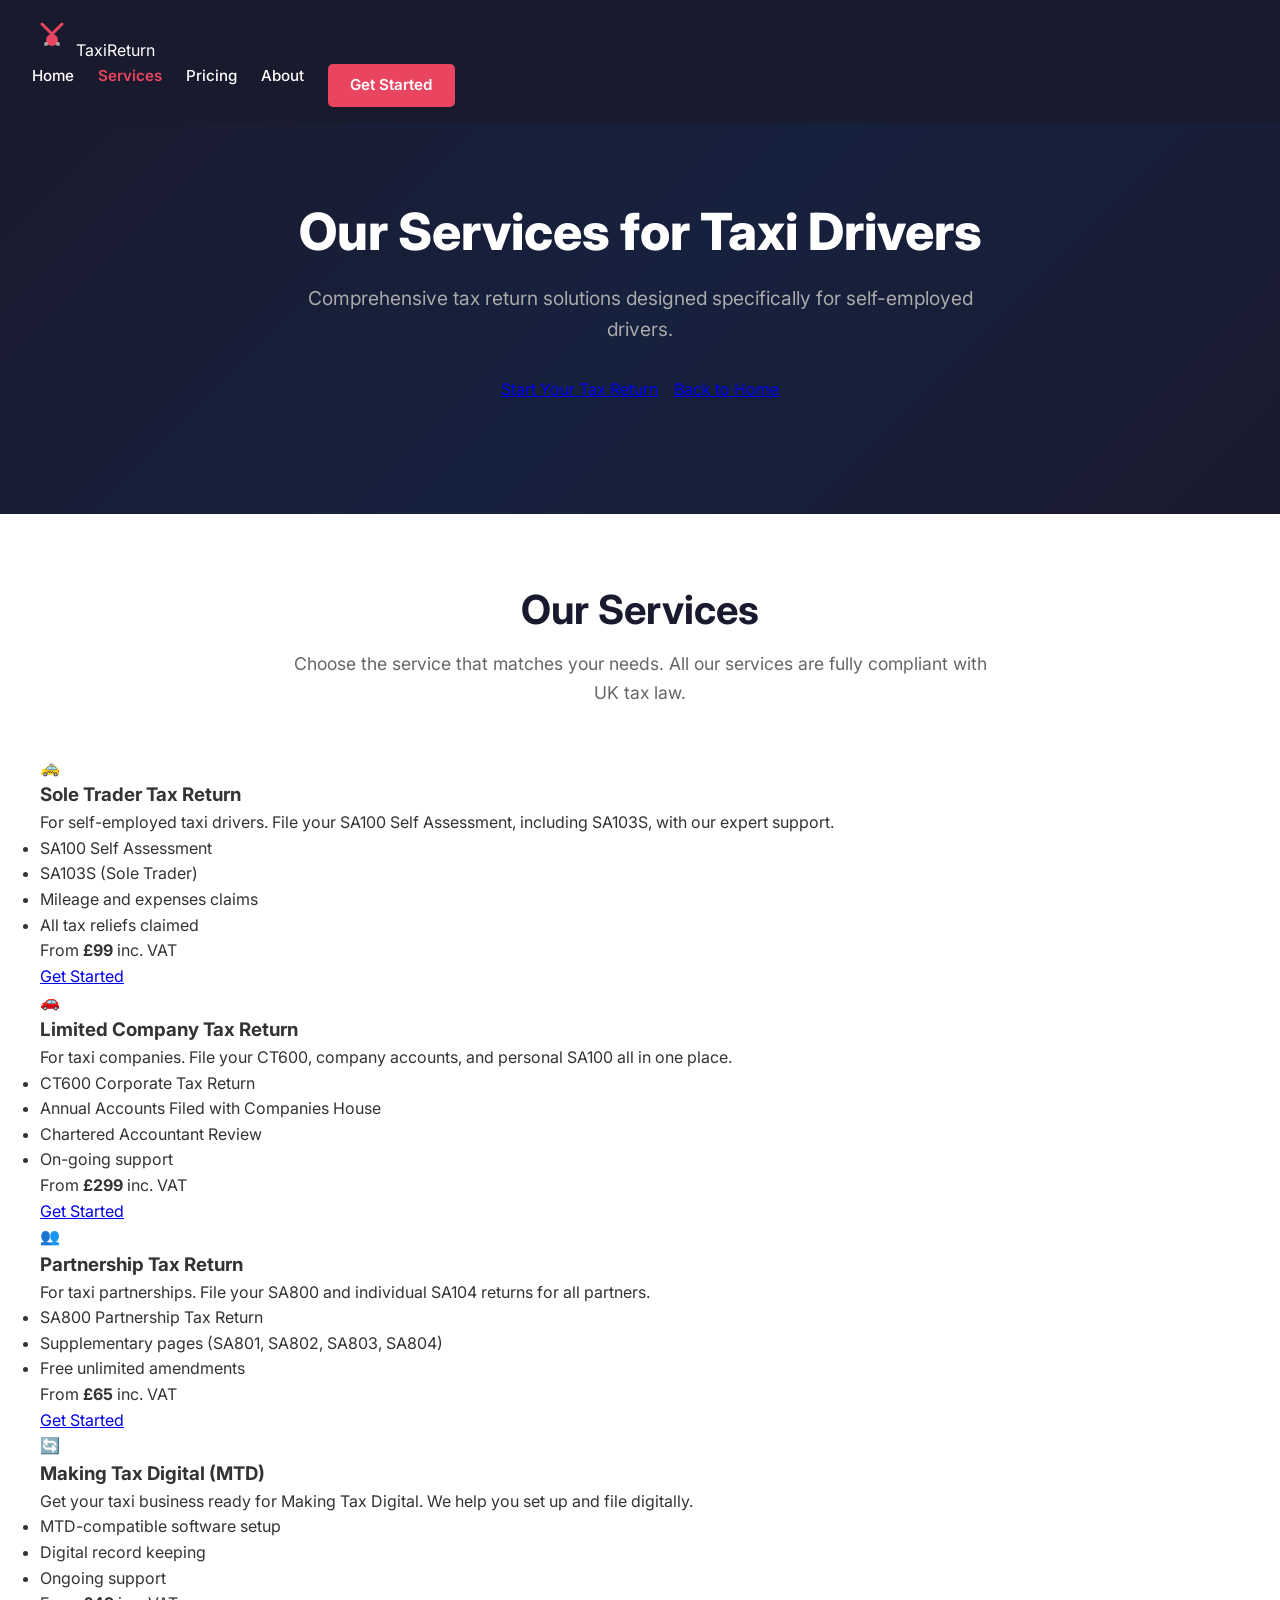
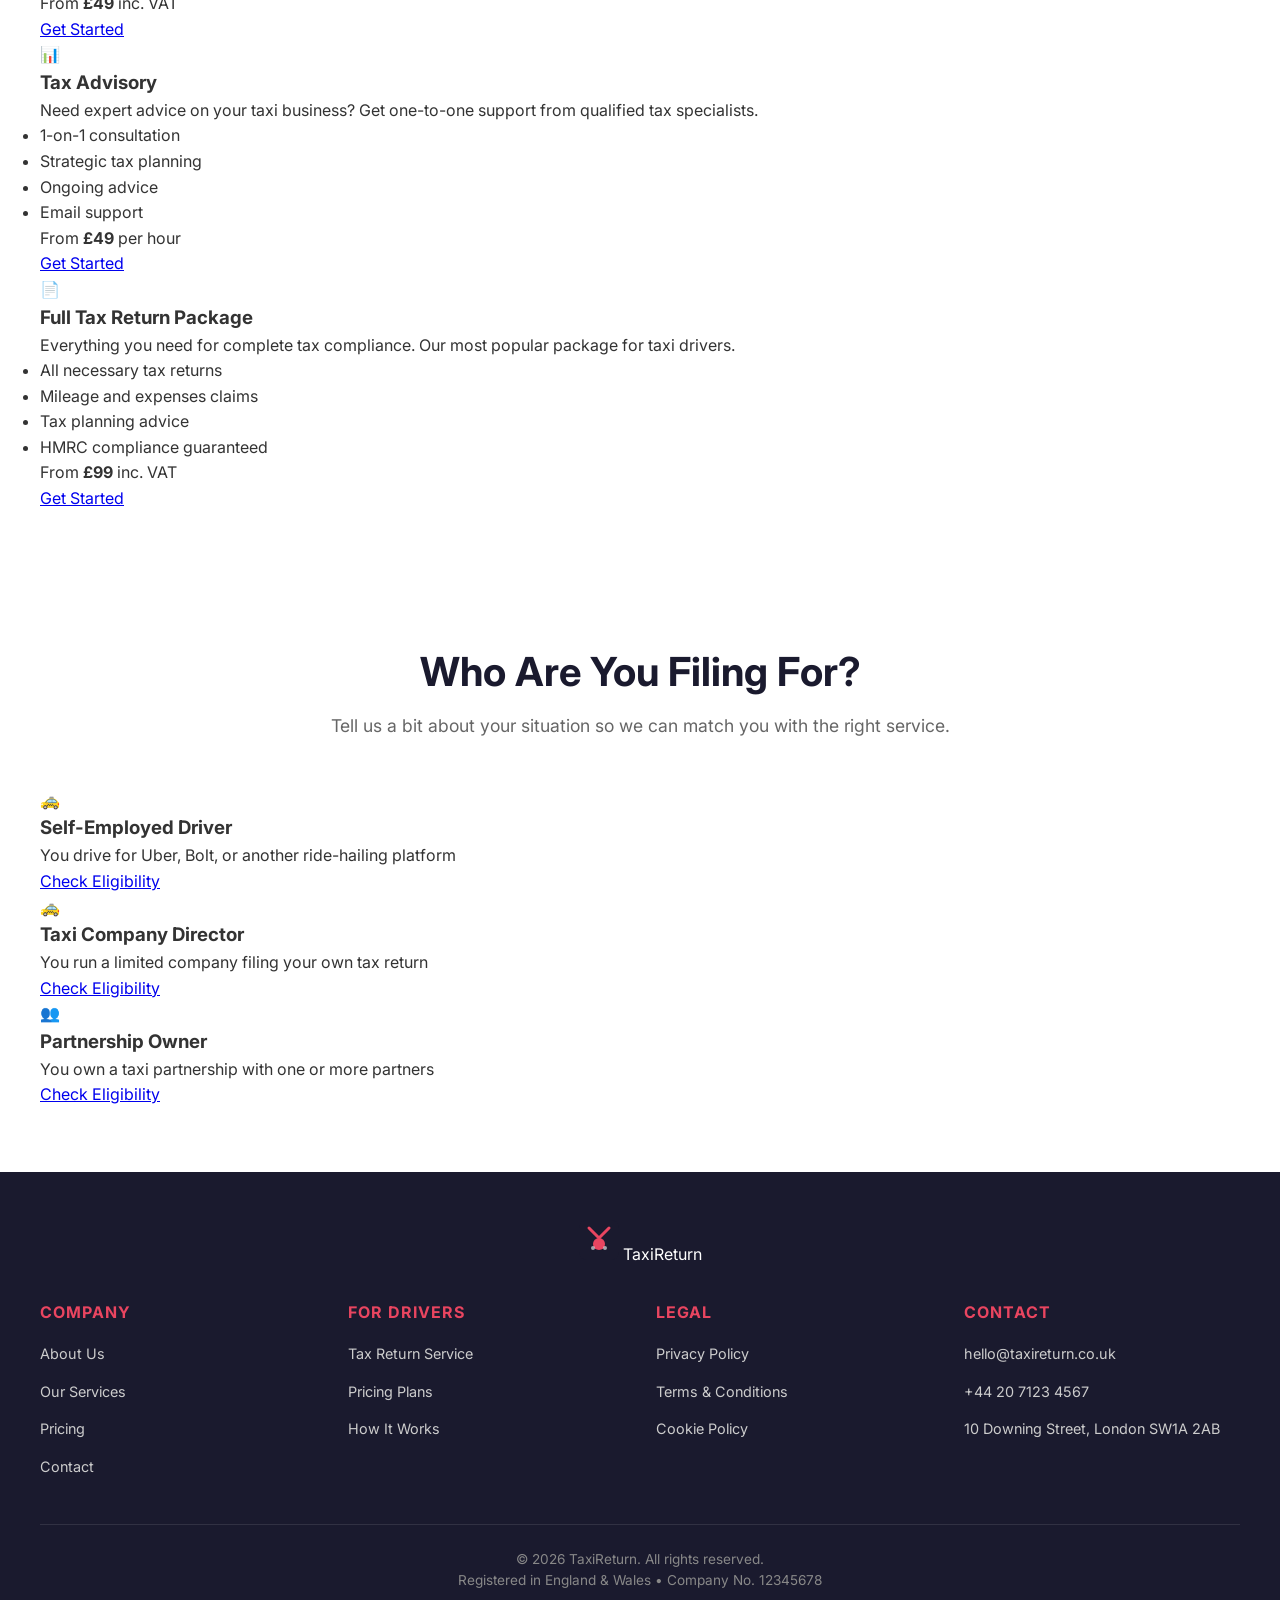
<file: services.html>
<!DOCTYPE html>
<html lang="en">
<head>
    <meta charset="UTF-8">
    <meta name="viewport" content="width=device-width, initial-scale=1.0">
    <title>Our Services | Taxi Return</title>
    <meta name="description" content="Tax return services for self-employed taxi drivers. File your SA100 Self Assessment with confidence.">
    <link rel="preconnect" href="https://fonts.googleapis.com">
    <link rel="preconnect" href="https://fonts.gstatic.com" crossorigin>
    <link href="https://fonts.googleapis.com/css2?family=Inter:wght@300;400;500;600;700;800&display=swap" rel="stylesheet">
    <link rel="stylesheet" href="style.css">
</head>
<body>
    <header>
        <nav class="navbar">
            <div class="logo">
                <svg xmlns="http://www.w3.org/2000/svg" viewBox="0 0 40 40" width="40" height="40">
                    <rect width="40" height="40" rx="8" fill="#1a1a2e"/>
                    <path d="M10 8 L20 18 L30 8" stroke="#e94560" stroke-width="3" fill="none" stroke-linecap="round" stroke-linejoin="round"/>
                    <circle cx="20" cy="24" r="6" fill="#e94560"/>
                    <circle cx="14" cy="28" r="2" fill="#fff" opacity="0.6"/>
                    <circle cx="26" cy="28" r="2" fill="#fff" opacity="0.6"/>
                </svg>
                <span>TaxiReturn</span>
            </div>
            <div class="nav-links">
                <a href="index.html">Home</a>
                <a href="services.html" class="active">Services</a>
                <a href="pricing.html">Pricing</a>
                <a href="about.html">About</a>
                <a href="contact.html" class="btn-nav">Get Started</a>
            </div>
        </nav>
    </header>

    <main>
        <section class="hero">
            <div class="hero-content">
                <h1>Our Services for Taxi Drivers</h1>
                <p>Comprehensive tax return solutions designed specifically for self-employed drivers.</p>
                <div class="hero-actions">
                    <a href="contact.html" class="btn btn-primary">Start Your Tax Return</a>
                    <a href="index.html" class="btn btn-outline">Back to Home</a>
                </div>
            </div>
        </section>

        <section class="services">
            <div class="container">
                <div class="section-title">
                    <h2>Our Services</h2>
                    <p>Choose the service that matches your needs. All our services are fully compliant with UK tax law.</p>
                </div>
                <div class="services-grid">
                    <div class="service-card">
                        <div class="service-icon">🚕</div>
                        <div class="service-content">
                            <h3>Sole Trader Tax Return</h3>
                            <p>For self-employed taxi drivers. File your SA100 Self Assessment, including SA103S, with our expert support.</p>
                            <ul class="service-features">
                                <li>SA100 Self Assessment</li>
                                <li>SA103S (Sole Trader)</li>
                                <li>Mileage and expenses claims</li>
                                <li>All tax reliefs claimed</li>
                            </ul>
                            <p class="service-price">From <strong>£99</strong> inc. VAT</p>
                            <a href="contact.html" class="btn btn-primary">Get Started</a>
                        </div>
                    </div>
                    <div class="service-card">
                        <div class="service-icon">🚗</div>
                        <div class="service-content">
                            <h3>Limited Company Tax Return</h3>
                            <p>For taxi companies. File your CT600, company accounts, and personal SA100 all in one place.</p>
                            <ul class="service-features">
                                <li>CT600 Corporate Tax Return</li>
                                <li>Annual Accounts Filed with Companies House</li>
                                <li>Chartered Accountant Review</li>
                                <li>On-going support</li>
                            </ul>
                            <p class="service-price">From <strong>£299</strong> inc. VAT</p>
                            <a href="contact.html" class="btn btn-primary">Get Started</a>
                        </div>
                    </div>
                    <div class="service-card">
                        <div class="service-icon">👥</div>
                        <div class="service-content">
                            <h3>Partnership Tax Return</h3>
                            <p>For taxi partnerships. File your SA800 and individual SA104 returns for all partners.</p>
                            <ul class="service-features">
                                <li>SA800 Partnership Tax Return</li>
                                <li>Supplementary pages (SA801, SA802, SA803, SA804)</li>
                                <li>Free unlimited amendments</li>
                            </ul>
                            <p class="service-price">From <strong>£65</strong> inc. VAT</p>
                            <a href="contact.html" class="btn btn-primary">Get Started</a>
                        </div>
                    </div>
                    <div class="service-card">
                        <div class="service-icon">🔄</div>
                        <div class="service-content">
                            <h3>Making Tax Digital (MTD)</h3>
                            <p>Get your taxi business ready for Making Tax Digital. We help you set up and file digitally.</p>
                            <ul class="service-features">
                                <li>MTD-compatible software setup</li>
                                <li>Digital record keeping</li>
                                <li>Ongoing support</li>
                            </ul>
                            <p class="service-price">From <strong>£49</strong> inc. VAT</p>
                            <a href="contact.html" class="btn btn-primary">Get Started</a>
                        </div>
                    </div>
                    <div class="service-card">
                        <div class="service-icon">📊</div>
                        <div class="service-content">
                            <h3>Tax Advisory</h3>
                            <p>Need expert advice on your taxi business? Get one-to-one support from qualified tax specialists.</p>
                            <ul class="service-features">
                                <li>1-on-1 consultation</li>
                                <li>Strategic tax planning</li>
                                <li>Ongoing advice</li>
                                <li>Email support</li>
                            </ul>
                            <p class="service-price">From <strong>£49</strong> per hour</p>
                            <a href="contact.html" class="btn btn-primary">Get Started</a>
                        </div>
                    </div>
                    <div class="service-card">
                        <div class="service-icon">📄</div>
                        <div class="service-content">
                            <h3>Full Tax Return Package</h3>
                            <p>Everything you need for complete tax compliance. Our most popular package for taxi drivers.</p>
                            <ul class="service-features">
                                <li>All necessary tax returns</li>
                                <li>Mileage and expenses claims</li>
                                <li>Tax planning advice</li>
                                <li>HMRC compliance guaranteed</li>
                            </ul>
                            <p class="service-price">From <strong>£99</strong> inc. VAT</p>
                            <a href="contact.html" class="btn btn-primary">Get Started</a>
                        </div>
                    </div>
                </div>
            </div>
        </section>

        <section class="who-are-you">
            <div class="container">
                <div class="section-title">
                    <h2>Who Are You Filing For?</h2>
                    <p>Tell us a bit about your situation so we can match you with the right service.</p>
                </div>
                <div class="who-cards">
                    <div class="who-card">
                        <div class="who-icon">🚕</div>
                        <h3>Self-Employed Driver</h3>
                        <p>You drive for Uber, Bolt, or another ride-hailing platform</p>
                        <a href="contact.html" class="btn btn-outline">Check Eligibility</a>
                    </div>
                    <div class="who-card">
                        <div class="who-icon">🚕</div>
                        <h3>Taxi Company Director</h3>
                        <p>You run a limited company filing your own tax return</p>
                        <a href="contact.html" class="btn btn-outline">Check Eligibility</a>
                    </div>
                    <div class="who-card">
                        <div class="who-icon">👥</div>
                        <h3>Partnership Owner</h3>
                        <p>You own a taxi partnership with one or more partners</p>
                        <a href="contact.html" class="btn btn-outline">Check Eligibility</a>
                    </div>
                </div>
            </div>
        </section>
    </main>

    <footer>
        <div class="footer-content">
            <div class="footer-logo">
                <svg xmlns="http://www.w3.org/2000/svg" viewBox="0 0 40 40" width="40" height="40">
                    <rect width="40" height="40" rx="8" fill="#1a1a2e"/>
                    <path d="M10 8 L20 18 L30 8" stroke="#e94560" stroke-width="3" fill="none" stroke-linecap="round" stroke-linejoin="round"/>
                    <circle cx="20" cy="24" r="6" fill="#e94560"/>
                    <circle cx="14" cy="28" r="2" fill="#fff" opacity="0.6"/>
                    <circle cx="26" cy="28" r="2" fill="#fff" opacity="0.6"/>
                </svg>
                <span class="logo-text">TaxiReturn</span>
            </div>
            <div class="footer-links">
                <div class="footer-column">
                    <h4>Company</h4>
                    <ul>
                        <li><a href="about.html">About Us</a></li>
                        <li><a href="services.html">Our Services</a></li>
                        <li><a href="pricing.html">Pricing</a></li>
                        <li><a href="contact.html">Contact</a></li>
                    </ul>
                </div>
                <div class="footer-column">
                    <h4>For Drivers</h4>
                    <ul>
                        <li><a href="services.html">Tax Return Service</a></li>
                        <li><a href="pricing.html">Pricing Plans</a></li>
                        <li><a href="index.html#features">How It Works</a></li>
                    </ul>
                </div>
                <div class="footer-column">
                    <h4>Legal</h4>
                    <ul>
                        <li><a href="#">Privacy Policy</a></li>
                        <li><a href="#">Terms &amp; Conditions</a></li>
                        <li><a href="#">Cookie Policy</a></li>
                    </ul>
                </div>
                <div class="footer-column">
                    <h4>Contact</h4>
                    <ul class="contact-info">
                        <li><a href="mailto:hello@taxireturn.co.uk">hello@taxireturn.co.uk</a></li>
                        <li><a href="tel:+442071234567">+44 20 7123 4567</a></li>
                        <li><a href="#">10 Downing Street, London SW1A 2AB</a></li>
                    </ul>
                </div>
            </div>
            <div class="footer-bottom">
                <p>&copy; 2026 TaxiReturn. All rights reserved.</p>
                <p>Registered in England &amp; Wales • Company No. 12345678</p>
            </div>
        </div>
    </footer>

    <script src="script.js"></script>
</body>
</html>
</file>
<file: style.css>
/* Basic reset */
* {
    margin: 0;
    padding: 0;
    box-sizing: border-box;
}

:root {
    --navy: #1a1a2e;
    --coral: #e94560;
    --gold: #f5c542;
    --light-bg: #f8f9fa;
    --white: #ffffff;
    --text: #333333;
    --text-light: #666666;
}

body {
    font-family: 'Inter', system-ui, -apple-system, sans-serif;
    line-height: 1.6;
    color: var(--text);
    background: var(--white);
}

/* Header / nav */
header {
    background: var(--navy);
    color: var(--white);
    padding: 1rem 2rem;
    position: sticky;
    top: 0;
    z-index: 100;
}

.nav-top {
    display: flex;
    justify-content: space-between;
    align-items: center;
}

.nav-links {
    display: flex;
    gap: 1.5rem;
    list-style: none;
}

.nav-links a {
    color: var(--white);
    text-decoration: none;
    font-size: 0.95rem;
    font-weight: 500;
    transition: color 0.2s;
}

.nav-links a:hover,
.nav-links a.active {
    color: var(--coral);
    font-weight: 600;
}

.nav-links .btn-nav {
    background: var(--coral);
    color: var(--white);
    padding: 0.6rem 1.4rem;
    border-radius: 5px;
    font-weight: 600;
}

.nav-links .btn-nav:hover {
    background: #d63854;
    color: var(--white);
}

/* Mobile menu */
.mobile-menu {
    display: none;
    background: var(--navy);
    padding: 1rem 2rem;
}

.mobile-links {
    display: flex;
    flex-direction: column;
    gap: 1rem;
    list-style: none;
}

.mobile-links a {
    color: var(--white);
    text-decoration: none;
    font-size: 1rem;
    font-weight: 500;
}

.mobile-links .btn-nav {
    width: 100%;
    text-align: center;
    padding: 0.8rem 1.4rem;
}

.mobile-toggle {
    display: none;
    background: var(--coral);
    color: var(--white);
    border: none;
    padding: 0.6rem 1.2rem;
    border-radius: 5px;
    cursor: pointer;
    font-size: 1rem;
}

/* Hero */
.hero {
    text-align: center;
    padding: 5rem 2rem;
    background: linear-gradient(135deg, var(--navy) 0%, #16213e 50%, var(--navy) 100%);
    color: var(--white);
    position: relative;
    overflow: hidden;
}

.hero-overlay {
    position: absolute;
    inset: 0;
    background: rgba(26, 26, 46, 0.95);
}

.hero-content {
    position: relative;
    z-index: 1;
    max-width: 800px;
    margin: 0 auto;
}

.hero-badge {
    display: inline-block;
    background: rgba(233, 69, 96, 0.2);
    color: var(--coral);
    padding: 0.5rem 1.4rem;
    border-radius: 20px;
    font-size: 0.85rem;
    font-weight: 600;
    text-transform: uppercase;
    letter-spacing: 1px;
    margin-bottom: 1.5rem;
}

.hero h1 {
    font-size: 3.2rem;
    font-weight: 800;
    line-height: 1.1;
    margin-bottom: 1.5rem;
    color: var(--white);
}

.hero h1 .highlight {
    color: var(--coral);
}

.hero p {
    font-size: 1.2rem;
    color: #aaa;
    max-width: 700px;
    margin: 0 auto 2rem;
}

.hero-actions {
    display: flex;
    gap: 1rem;
    flex-wrap: wrap;
    justify-content: center;
    margin-bottom: 2rem;
}

.hero-stats {
    display: flex;
    justify-content: center;
    gap: 3rem;
    flex-wrap: wrap;
    margin-top: 3rem;
}

.hero-stats .stat-number {
    display: block;
    font-size: 2.5rem;
    font-weight: 800;
    color: var(--white);
}

.hero-stats .stat-label {
    display: block;
    font-size: 0.9rem;
    color: #888;
}

.hero-note {
    font-size: 0.9rem;
    color: #888;
    margin-top: 1.5rem;
    font-style: italic;
}

/* Sections */
section {
    padding: 4rem 2rem;
    background: var(--white);
}

.container {
    max-width: 1200px;
    margin: 0 auto;
}

.section-title {
    text-align: center;
    max-width: 700px;
    margin: 0 auto 3rem;
}

.section-title h2 {
    font-size: 2.5rem;
    font-weight: 700;
    color: var(--navy);
    margin-bottom: 0.5rem;
}

.section-title p {
    font-size: 1.1rem;
    color: var(--text-light);
}

/* Chat Section */
.chat-section {
    background: var(--light-bg);
}

.chat-container {
    max-width: 800px;
    margin: 0 auto;
    background: var(--white);
    border-radius: 12px;
    box-shadow: 0 4px 20px rgba(0,0,0,0.08);
}

.chat-messages {
    min-height: 400px;
    max-height: 500px;
    overflow-y: auto;
    padding: 2rem;
    display: flex;
    flex-direction: column;
    gap: 1.5rem;
}

.chat-messages::-webkit-scrollbar {
    width: 6px;
}

.chat-messages::-webkit-scrollbar-thumb {
    background: var(--coral);
    border-radius: 3px;
}

.msg {
    display: flex;
    gap: 1rem;
    max-width: 85%;
}

.msg.bot {
    align-self: flex-start;
}

.msg.user {
    align-self: flex-end;
    flex-direction: row-reverse;
}

.msg-avatar {
    width: 44px;
    height: 44px;
    border-radius: 50%;
    display: flex;
    align-items: center;
    justify-content: center;
    font-size: 1.2rem;
}

.msg.bot .msg-avatar {
    background: var(--navy);
}

.msg.user .msg-avatar {
    background: var(--coral);
}

.msg-content {
    padding: 1rem;
    border-radius: 10px;
}

.msg.bot .msg-content {
    background: var(--navy);
    color: var(--white);
    border-bottom-left-radius: 4px;
}

.msg.user .msg-content {
    background: var(--coral);
    color: var(--white);
    border-bottom-right-radius: 4px;
}

.msg-content p {
    margin: 0;
    line-height: 1.5;
}

.chat-input-area {
    border-top: 1px solid #e0e0e0;
    padding: 1.5rem;
    background: var(--white);
}

.input-wrapper {
    display: flex;
    gap: 1rem;
}

.input-wrapper input {
    flex: 1;
    padding: 1rem 1.2rem;
    border: 2px solid #e0e0e0;
    border-radius: 8px;
    font-size: 1rem;
    font-family: 'Inter', sans-serif;
    outline: none;
    transition: border-color 0.2s;
}

.input-wrapper input:focus {
    border-color: var(--coral);
}

.input-wrapper input::placeholder {
    color: #999;
}

.btn-send {
    padding: 0.8rem 1.2rem;
    background: var(--coral);
    color: var(--white);
    border: none;
    border-radius: 8px;
    cursor: pointer;
    font-size: 1.1rem;
    transition: background 0.2s;
}

.btn-send:hover {
    background: #d63854;
}

.btn-send .btn-icon {
    font-size: 1.3rem;
}

.input-hints {
    margin-top: 1rem;
    font-size: 0.85rem;
    color: var(--text-light);
}

.input-hints .hint {
    display: block;
    margin-bottom: 0.25rem;
}

/* Sights Section */
.sights {
    background: var(--white);
}

.sights-grid {
    display: grid;
    grid-template-columns: repeat(auto-fit, minmax(300px, 1fr));
    gap: 1.5rem;
}

.sight-card {
    background: var(--white);
    border: 1px solid #e0e0e0;
    border-radius: 8px;
    padding: 1.5rem;
    text-align: left;
    transition: box-shadow 0.2s;
}

.sight-card:hover {
    box-shadow: 0 4px 15px rgba(0,0,0,0.08);
}

.sight-icon {
    font-size: 2.5rem;
    margin-bottom: 1rem;
}

.sight-card h3 {
    font-size: 1.2rem;
    color: var(--navy);
    margin-bottom: 0.5rem;
}

.sight-card p {
    color: var(--text-light);
    font-size: 0.95rem;
    line-height: 1.5;
    margin-bottom: 0.75rem;
}

.sight-type {
    display: inline-block;
    background: var(--light-bg);
    color: var(--coral);
    padding: 0.3rem 0.8rem;
    border-radius: 10px;
    font-size: 0.75rem;
    font-weight: 600;
    text-transform: uppercase;
    letter-spacing: 0.5px;
}

/* Itineraries Section */
.itineraries {
    background: var(--light-bg);
}

.itinerary-grid {
    display: grid;
    grid-template-columns: repeat(auto-fit, minmax(350px, 1fr));
    gap: 2rem;
}

.itinerary-card {
    background: var(--white);
    border: 1px solid #e0e0e0;
    border-radius: 8px;
    padding: 1.5rem;
}

.itinerary-card h3 {
    font-size: 1.5rem;
    color: var(--navy);
    margin-bottom: 0.5rem;
}

.itinerary-card p {
    color: var(--coral);
    font-size: 1rem;
    font-weight: 600;
    margin-bottom: 1rem;
}

.itinerary-card ul {
    list-style: none;
    padding: 0;
    margin-bottom: 1.5rem;
}

.itinerary-card li {
    padding: 0.6rem 0;
    border-bottom: 1px solid #f0f0f0;
    font-size: 0.95rem;
    color: var(--text);
}

.itinerary-card li:last-child {
    border-bottom: none;
}

/* About Section */
.about {
    background: var(--navy);
    color: var(--white);
}

.about .section-title {
    margin-bottom: 2rem;
}

.about .section-title h2 {
    color: var(--white);
}

.about .section-title p {
    color: #ccc;
}

.about .section-title .note {
    color: #888;
    font-style: italic;
}

.about ul {
    color: #ccc;
    padding-left: 1.5rem;
}

/* Footer */
footer {
    background: var(--navy);
    color: var(--white);
    padding: 3rem 2rem 1.5rem;
}

.footer-content {
    max-width: 1200px;
    margin: 0 auto;
}

.footer-logo {
    text-align: center;
    margin-bottom: 2rem;
}

.footer-logo .logo {
    display: inline-flex;
    align-items: center;
    gap: 0.5rem;
    font-size: 1.3rem;
    font-weight: 700;
    color: var(--white);
}

.footer-logo .highlight {
    color: var(--coral);
}

.footer-links {
    display: grid;
    grid-template-columns: repeat(auto-fit, minmax(200px, 1fr));
    gap: 2rem;
    margin-bottom: 2rem;
}

.footer-column h4 {
    font-size: 1rem;
    color: var(--coral);
    margin-bottom: 1rem;
    text-transform: uppercase;
    letter-spacing: 1px;
}

.footer-column ul {
    list-style: none;
    padding: 0;
}

.footer-column li {
    margin-bottom: 0.75rem;
}

.footer-column a {
    color: #ccc;
    text-decoration: none;
    font-size: 0.9rem;
}

.footer-column a:hover {
    color: var(--white);
}

.footer-bottom {
    text-align: center;
    padding-top: 1.5rem;
    border-top: 1px solid rgba(255,255,255,0.1);
    font-size: 0.85rem;
    color: #888;
}

/* Responsive */
@media (max-width: 900px) {
    .nav-top {
        flex-direction: column;
        gap: 1rem;
    }
    
    .nav-links {
        flex-wrap: wrap;
        gap: 0.8rem;
    }
    
    .hero h1 {
        font-size: 2.5rem;
    }
    
    .sights-grid {
        grid-template-columns: 1fr;
    }
}

@media (max-width: 640px) {
    .nav-links {
        display: none;
    }
    
    .mobile-menu {
        display: block;
    }
    
    .hero h1 {
        font-size: 2rem;
    }
    
    .hero-stats {
        gap: 1.5rem;
    }
    
    .hero-stats .stat-number {
        font-size: 1.8rem;
    }
    
    .chat-messages {
        padding: 1.5rem;
    }
    
    .input-wrapper {
        flex-direction: column;
    }
    
    .input-hints {
        font-size: 0.8rem;
    }
}

@media (max-width: 480px) {
    .hero h1 {
        font-size: 1.7rem;
    }
    
    .hero-actions .btn {
        padding: 0.7rem 1.2rem;
        font-size: 0.9rem;
    }
}

/* Chat bot animation */
@keyframes fadeIn {
    from {
        opacity: 0;
        transform: translateY(10px);
    }
    to {
        opacity: 1;
        transform: translateY(0);
    }
}

.msg {
    animation: fadeIn 0.3s ease;
}
</file>
